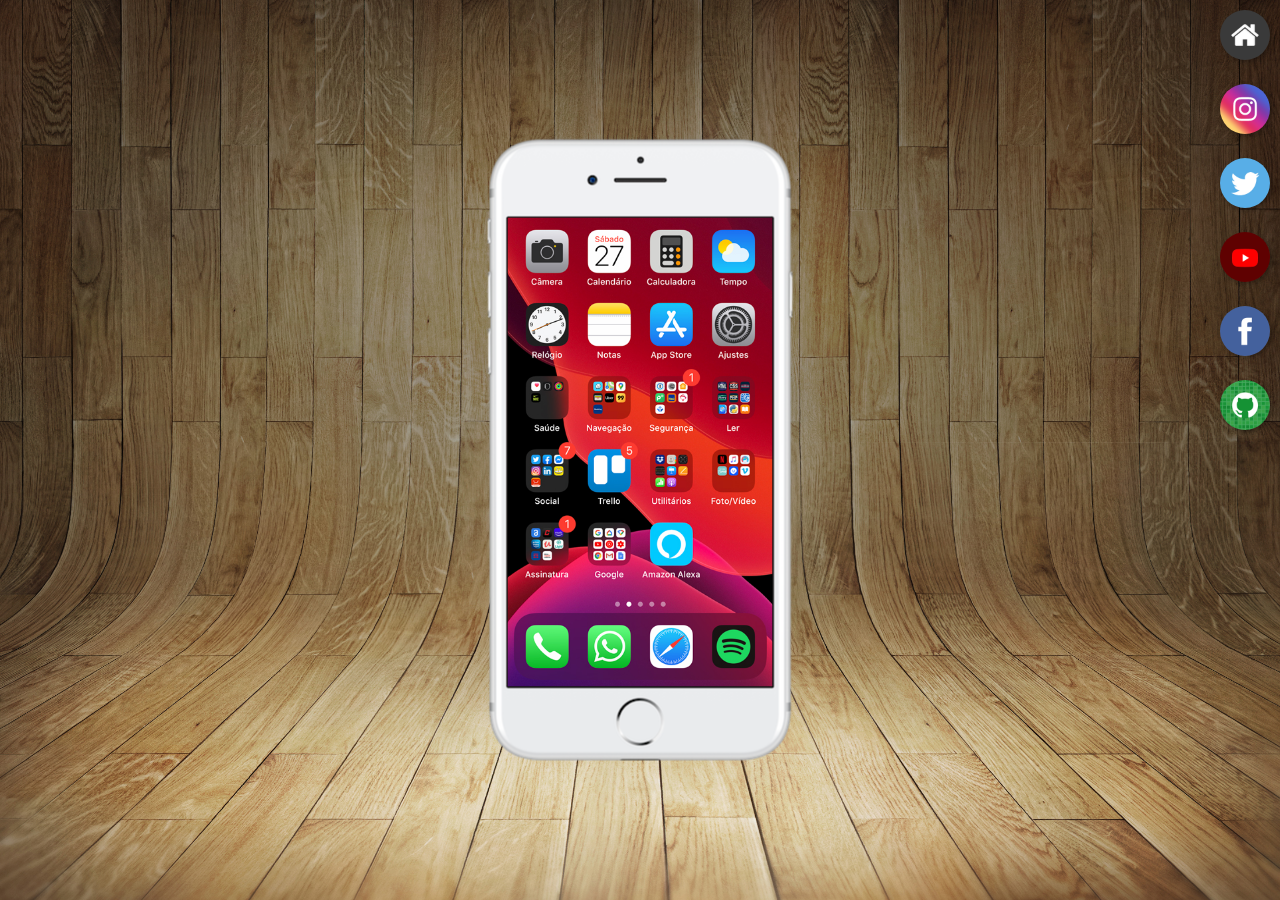
<file: index.html>
<!DOCTYPE html>
<html lang="pt-br">
<head>
    <meta charset="UTF-8">
    <meta http-equiv="X-UA-Compatible" content="IE=edge">
    <meta name="viewport" content="width=device-width, initial-scale=1.0">
    <link rel="shortcut icon" href="favicon.ico" type="image/x-icon">
    <link rel="stylesheet" href="estilos/style.css">
    <title>Projeto Redes Sociais</title>
</head>
<body>
    <main>
        <section id="telefone">
            <iframe src="home.html" name="tela" id="tela" frameborder="0">Seu navegador não é compatível com isso.</iframe>
        </section>
        <section id="redes-sociais">
            <a href="home.html" target="tela"><img src="imagens/logo-home.jpg" alt="Home"></a><br>
            <a href="instagram.html" target="tela"><img src="imagens/logo-instagram.jpg" alt="Instagram"></a><br>
            <a href="twitter.html" target="tela"><img src="imagens/logo-twitter.jpg" alt="Twitter"></a><br>
            <a href="youtube.html" target="tela"><img src="imagens/logo-youtube.jpg" alt="Youtube"></a><br>
            <a href="facebook.html" target="tela"><img src="imagens/logo-facebook.jpg" alt="Facebook"></a><br>
            <a href="github.html" target="tela"><img src="imagens/logo-github.jpg" alt="GitHub"></a>
        </section>
    </main>
</body>
</html>
</file>
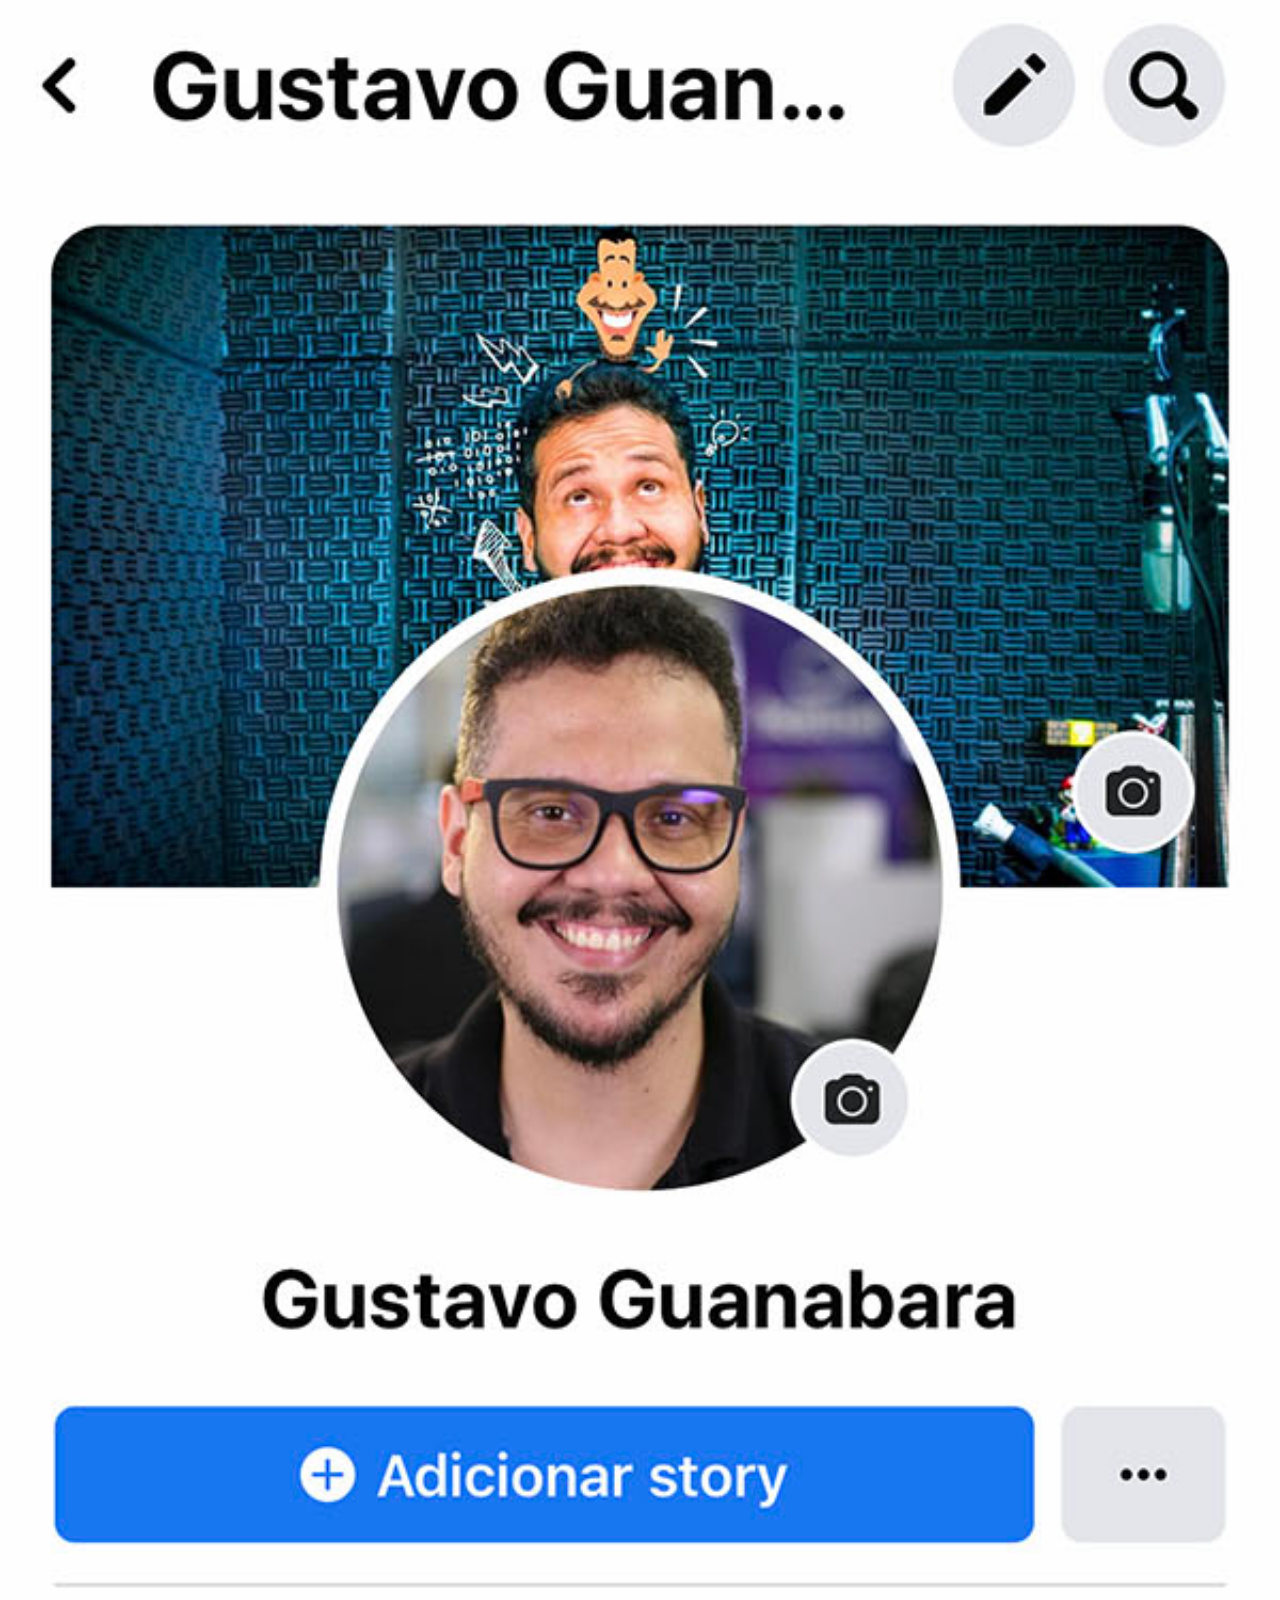
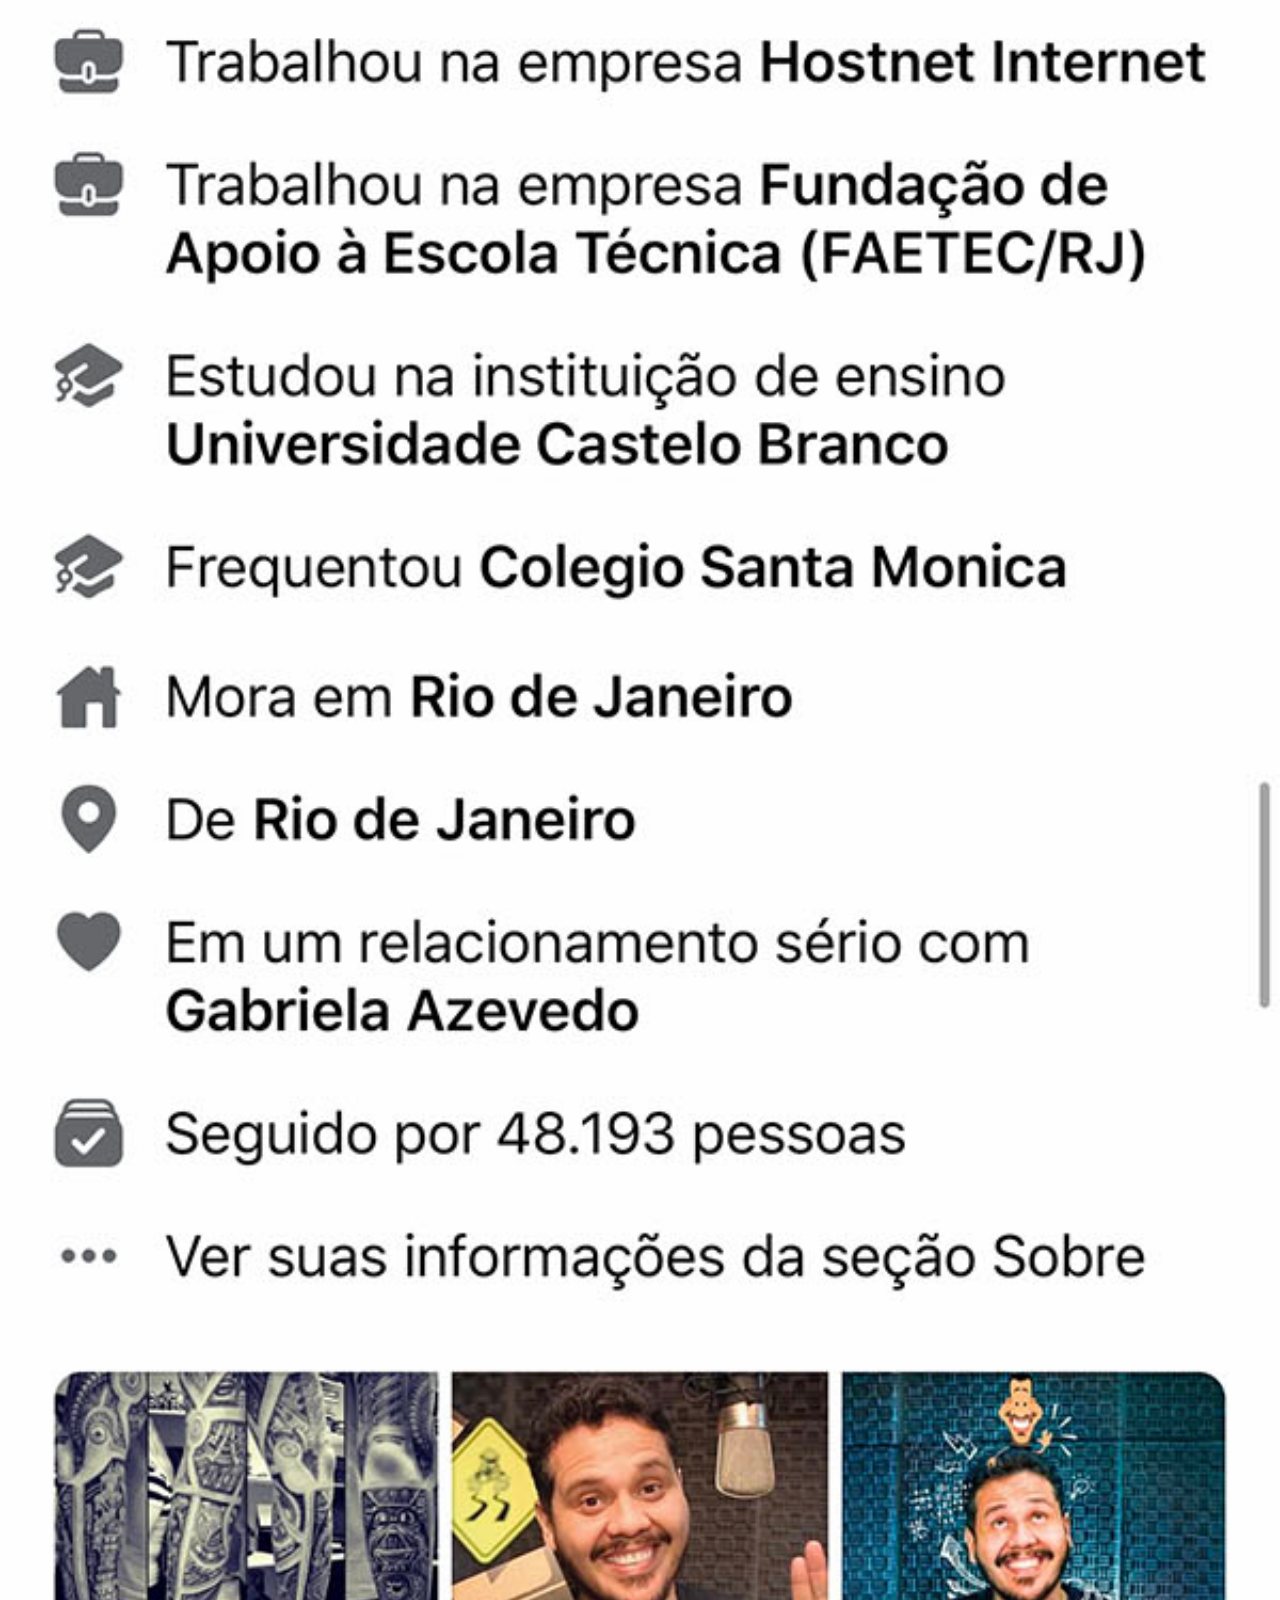
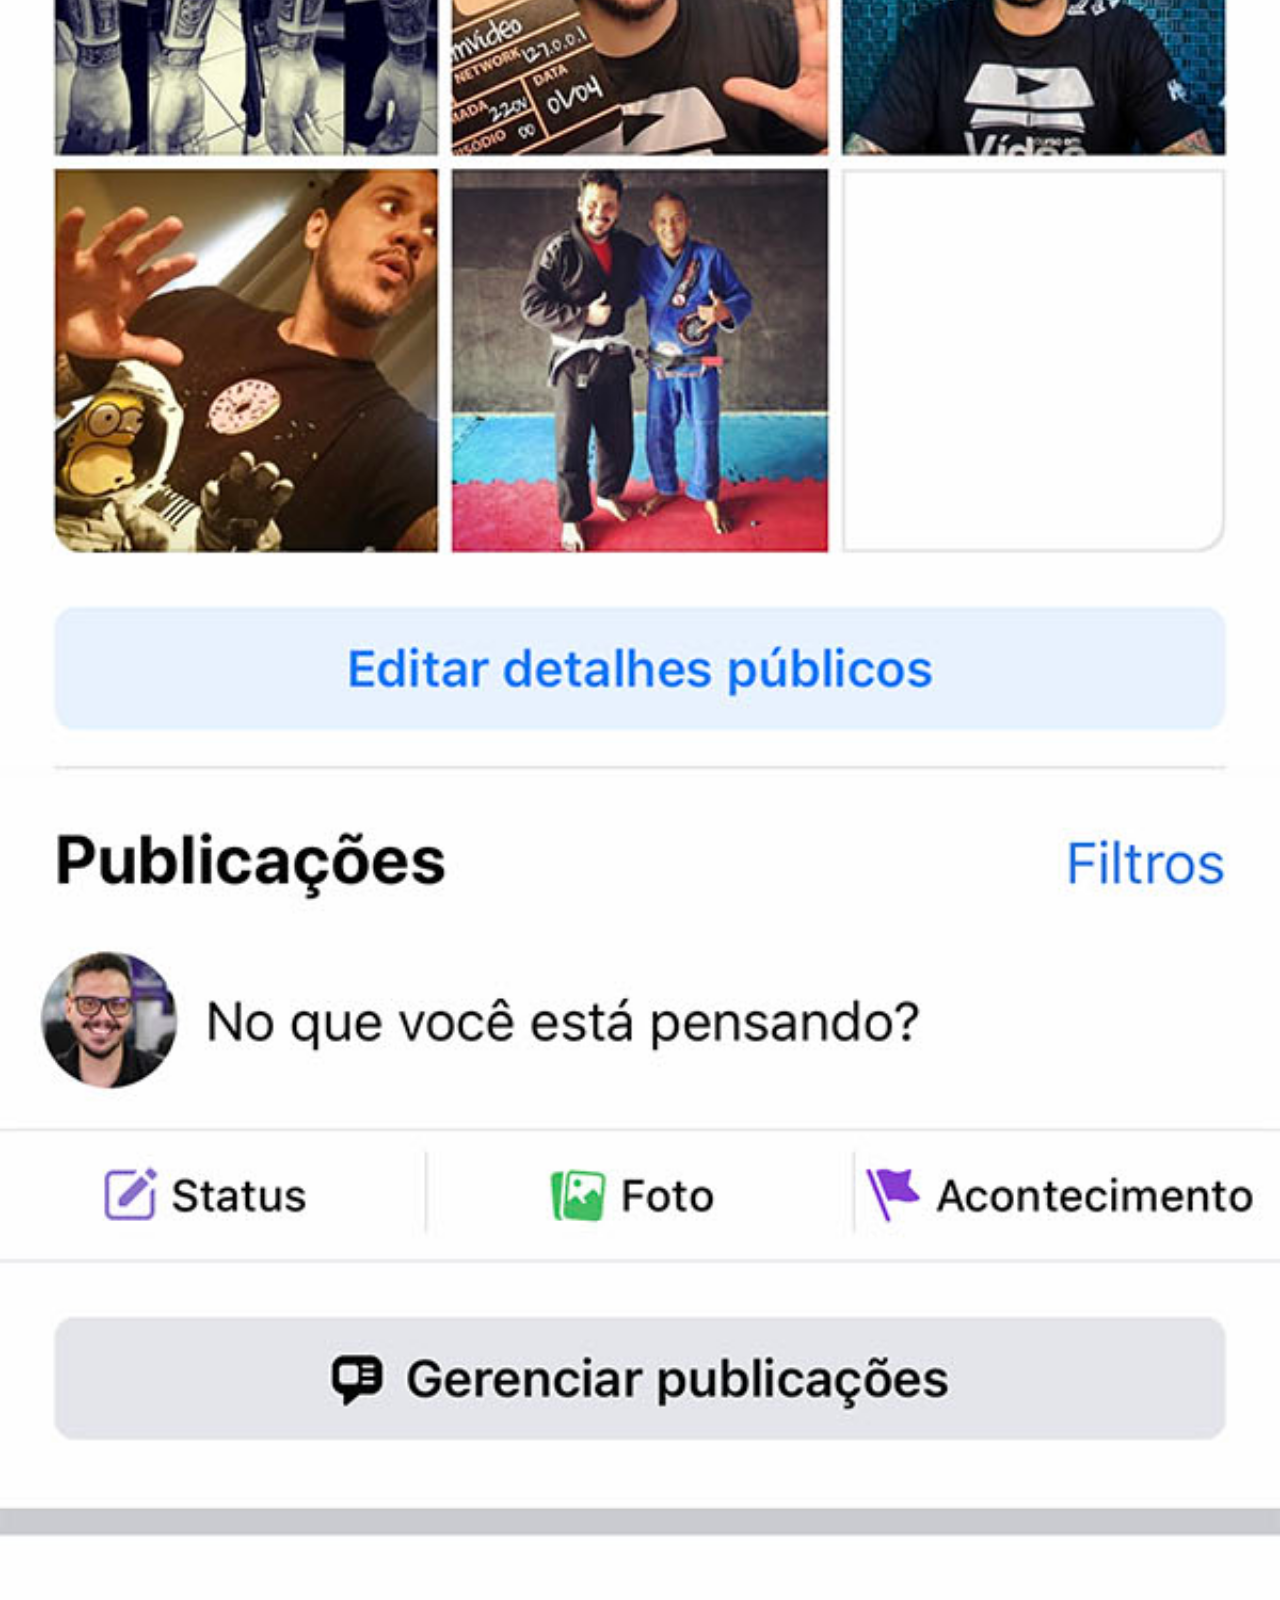
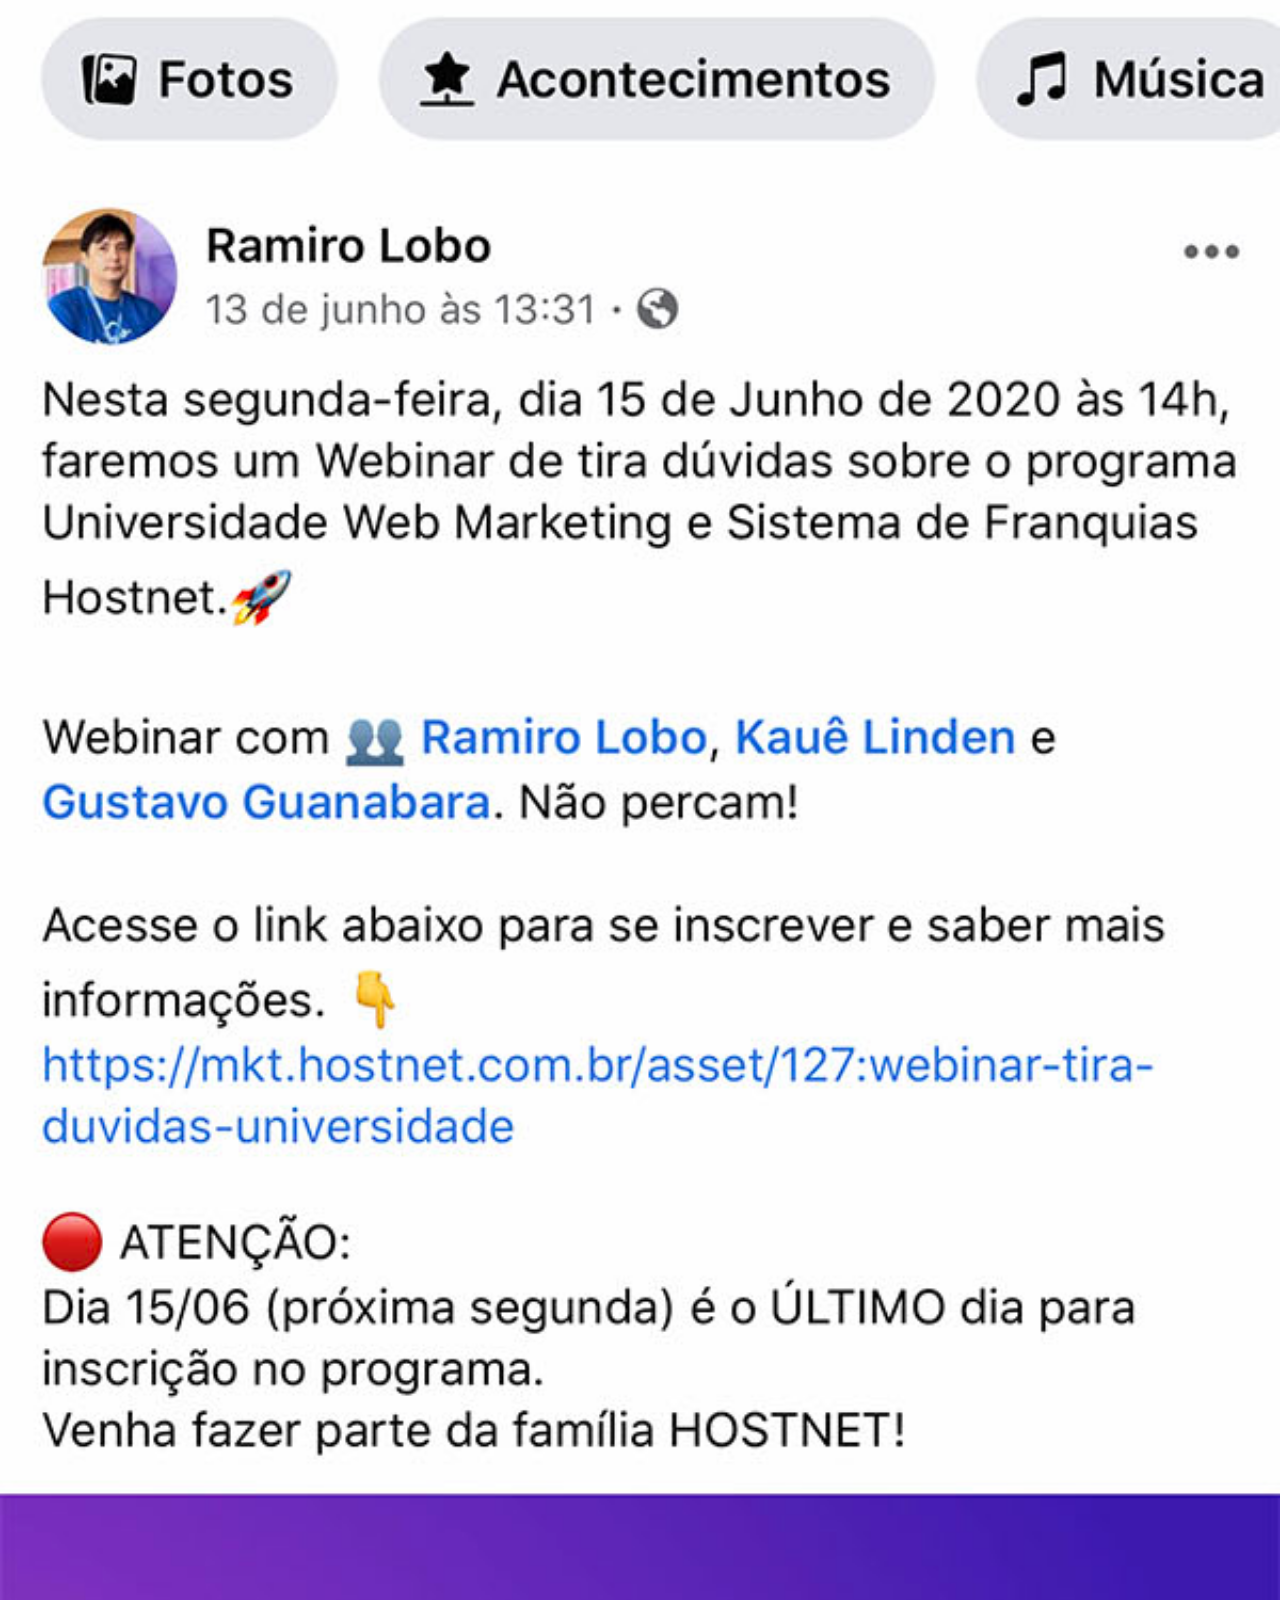
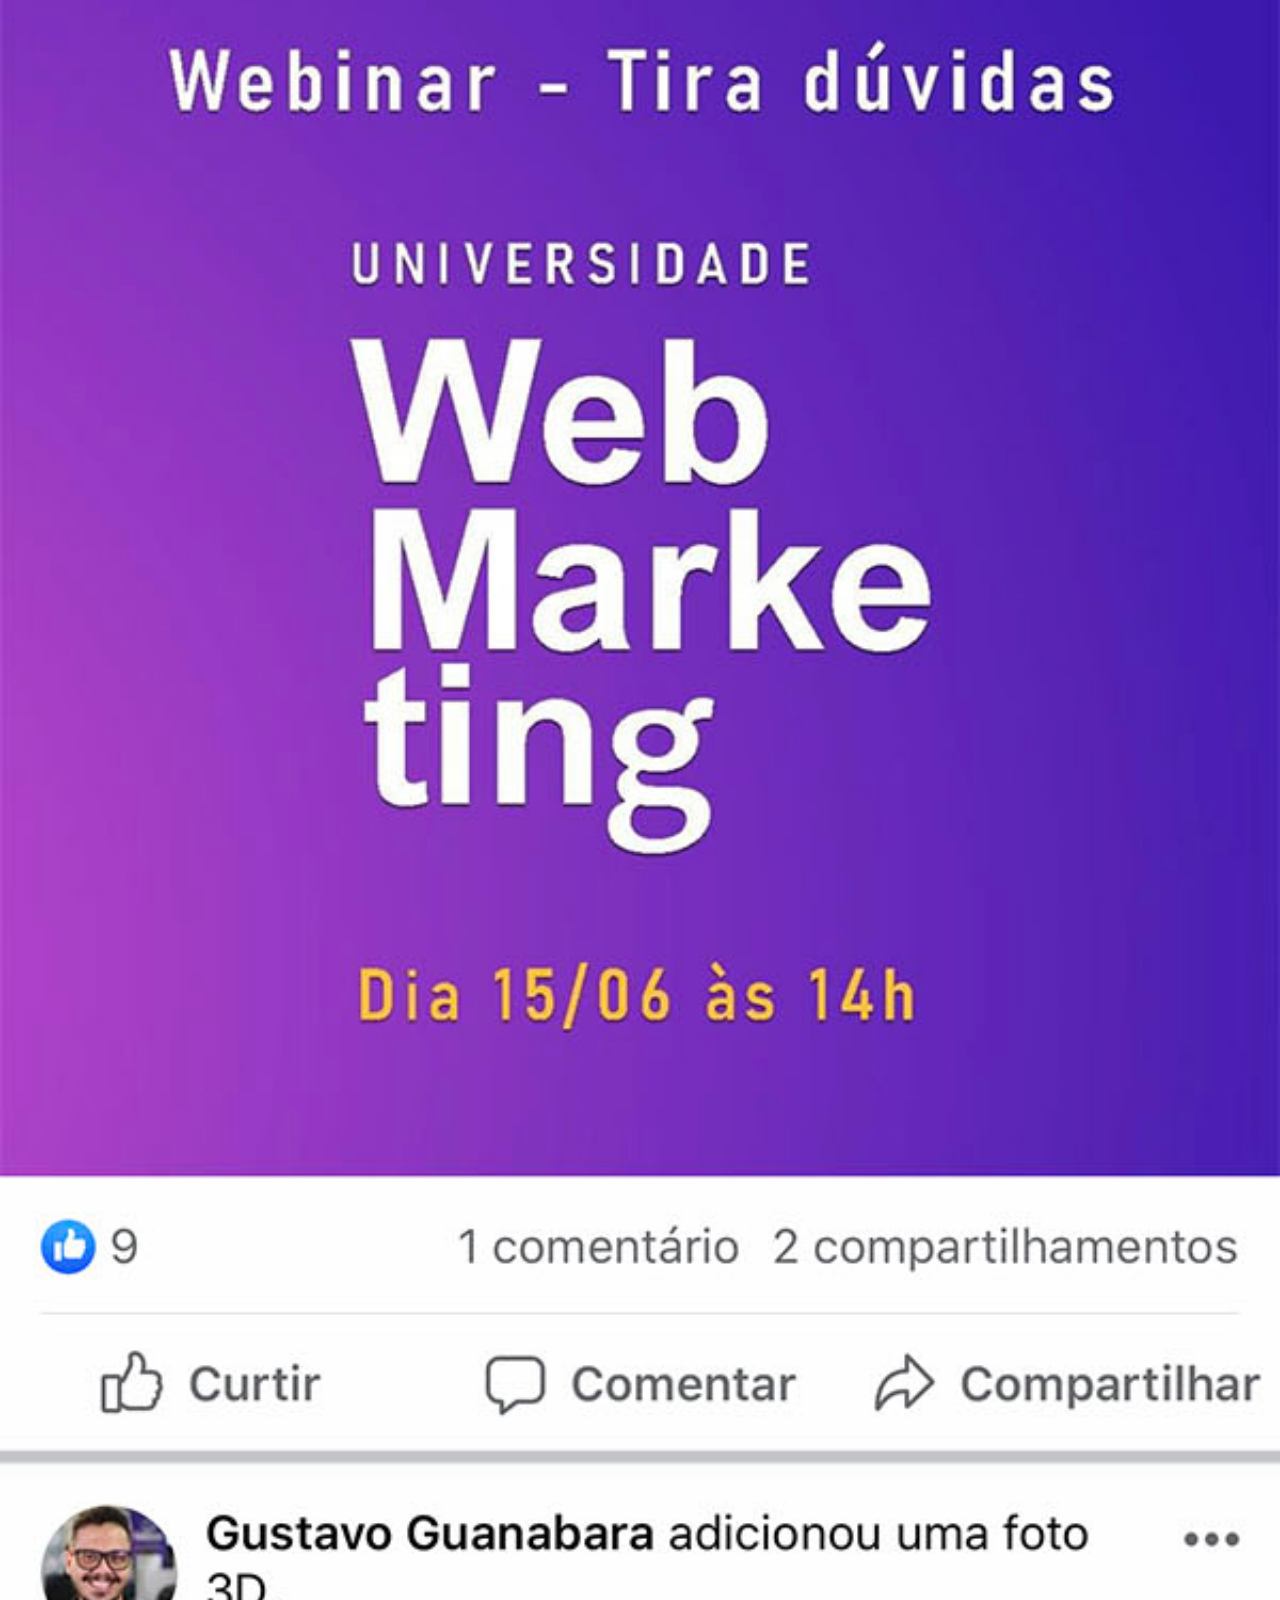
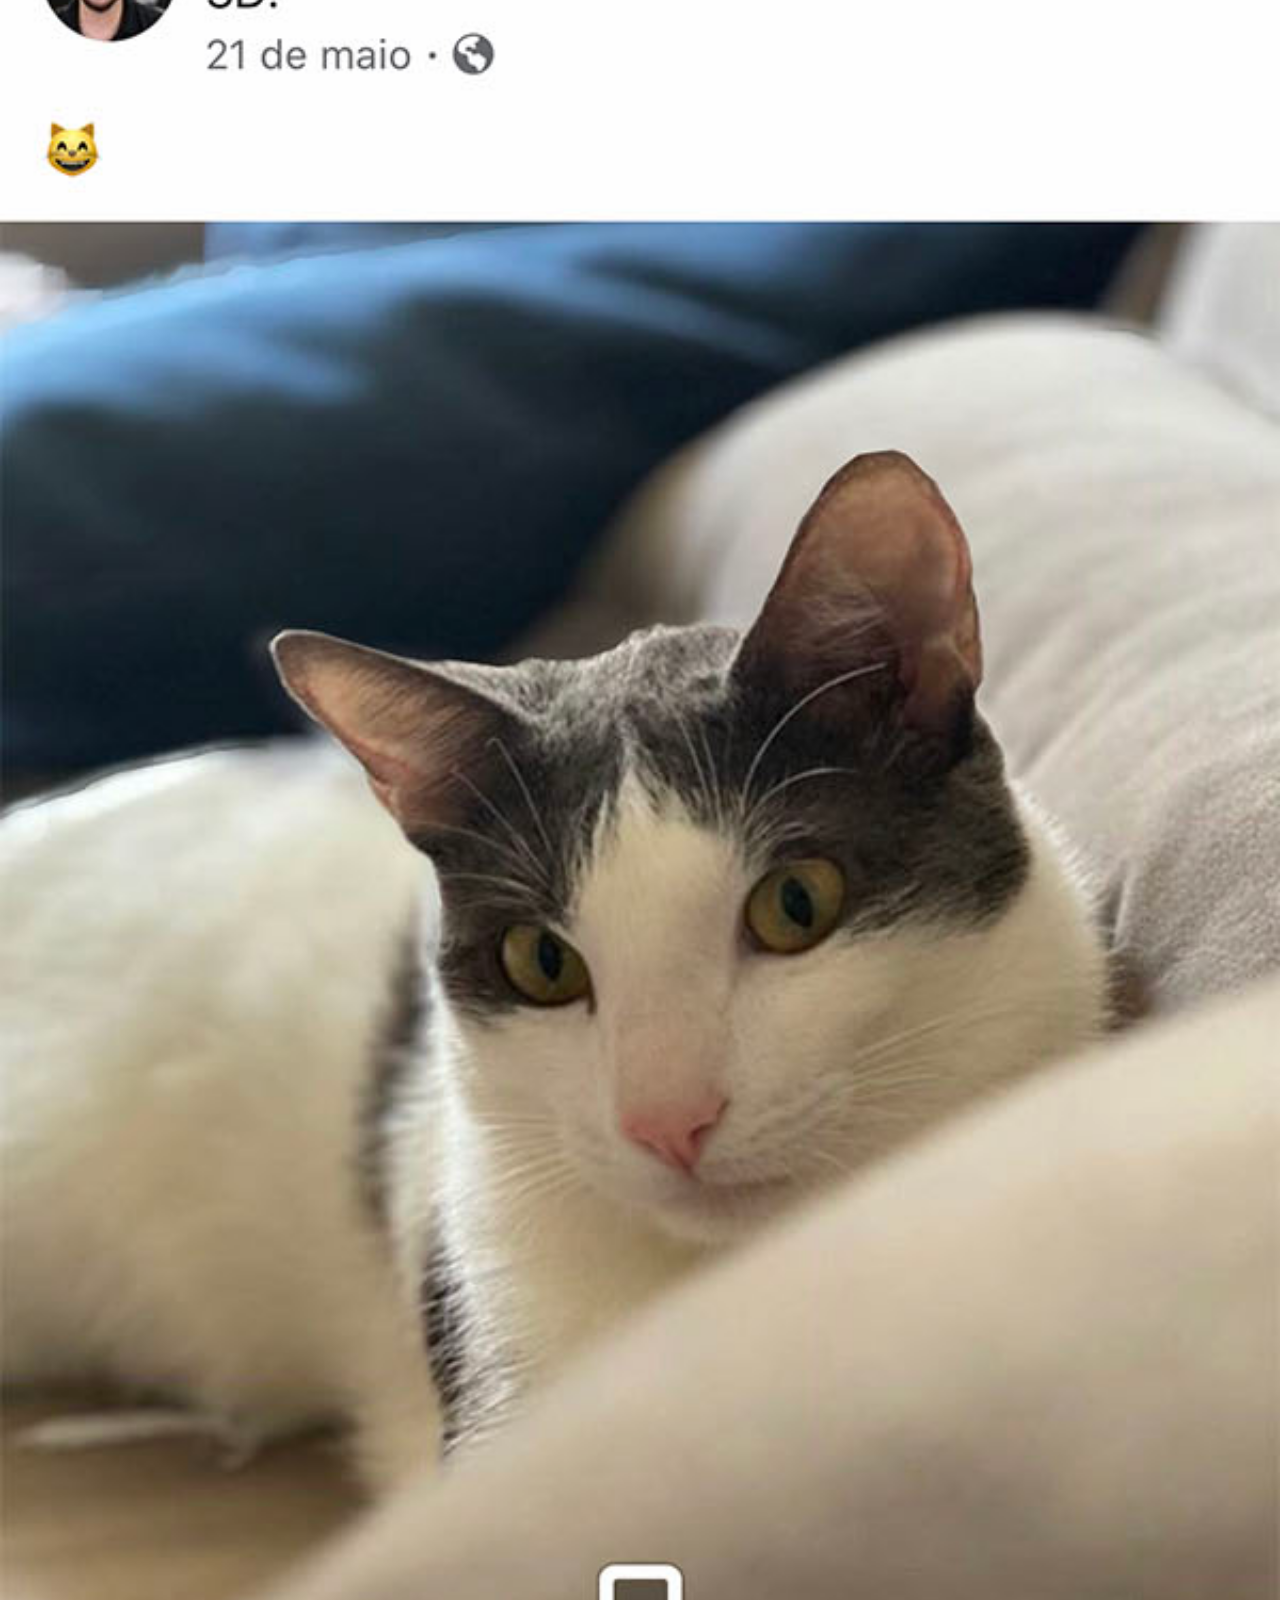
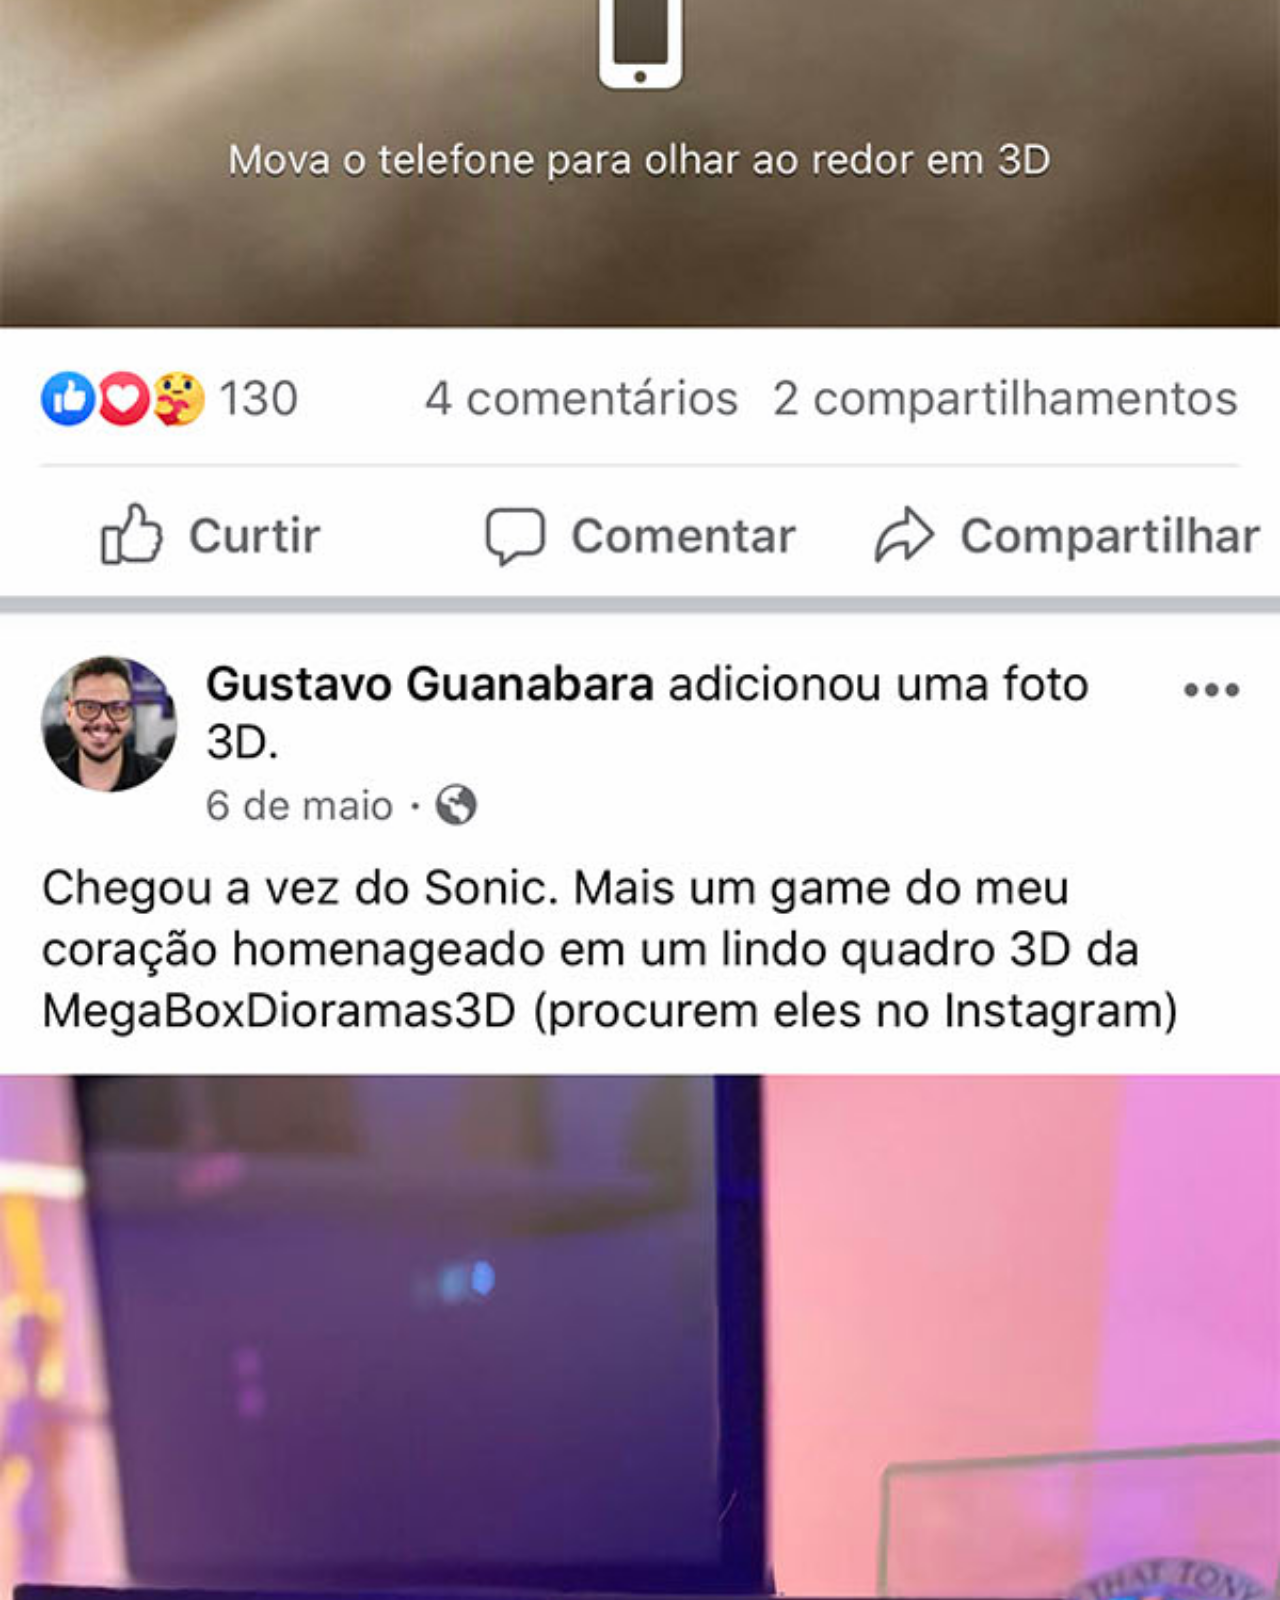
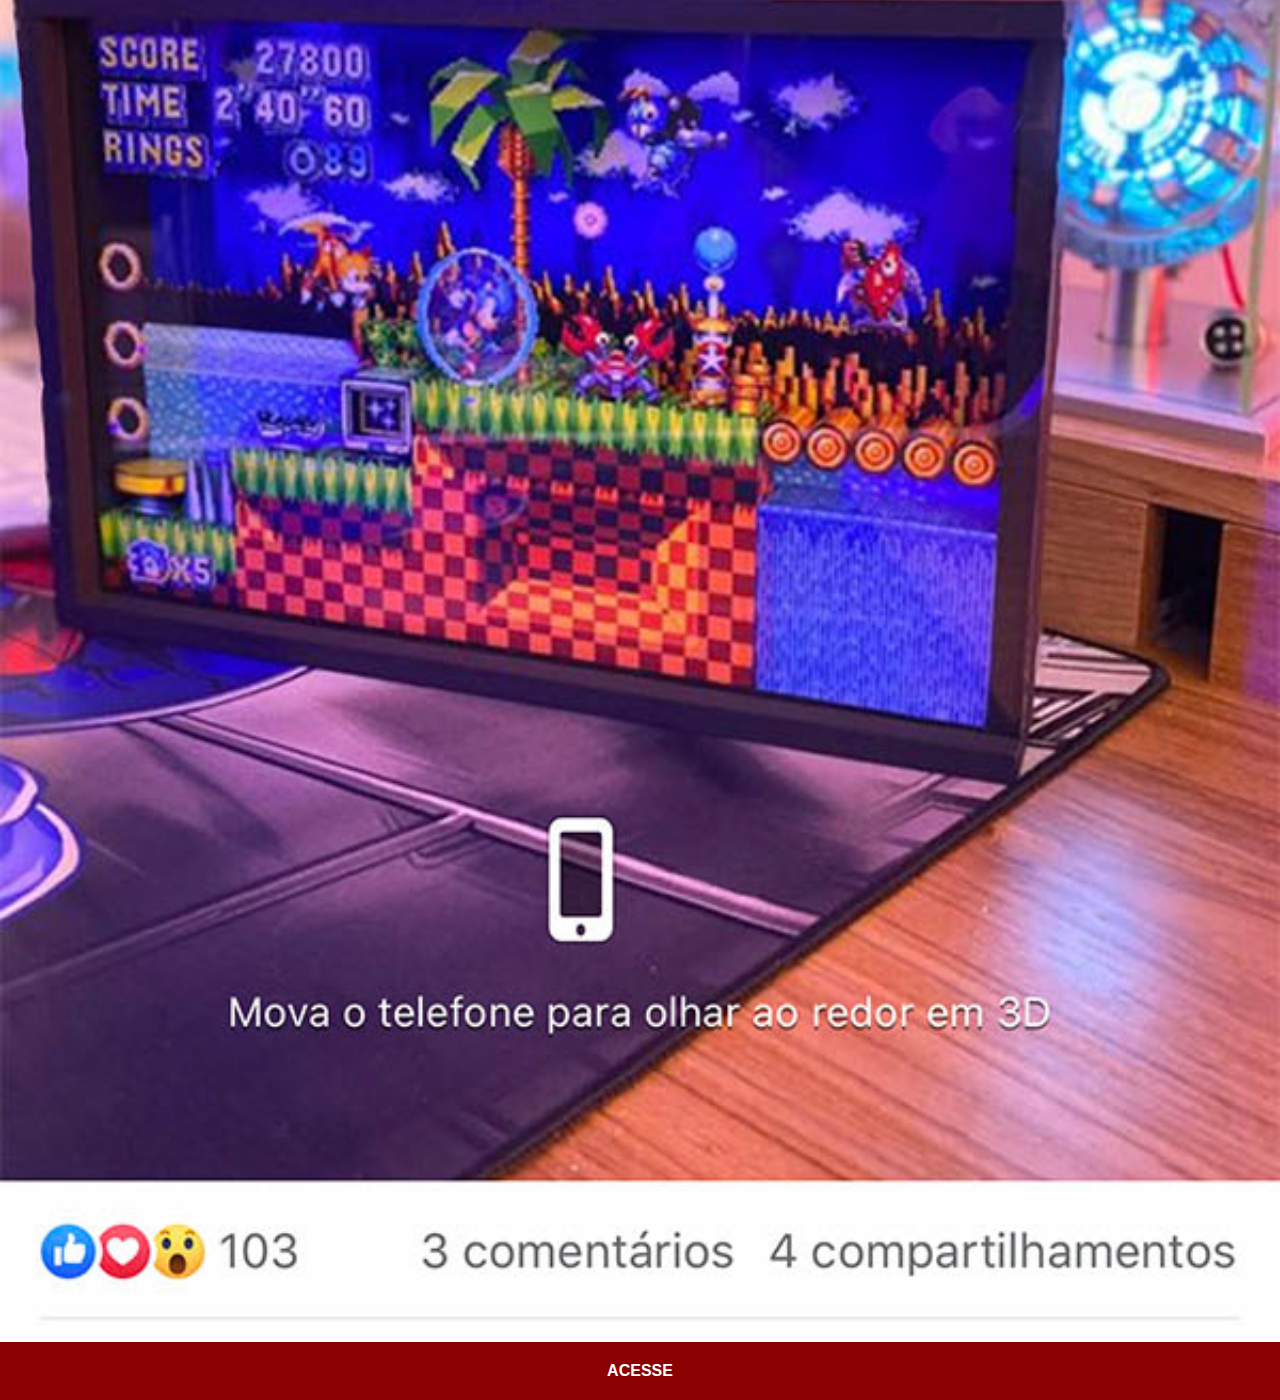
<file: facebook.html>
<!DOCTYPE html>
<html lang="pt-br">
<head>
    <meta charset="UTF-8">
    <meta http-equiv="X-UA-Compatible" content="IE=edge">
    <meta name="viewport" content="width=device-width, initial-scale=1.0">
    <title>Facebook</title>
    <link rel="stylesheet" href="estilos/social.css">
</head>
<body>
    <img src="imagens/tela-facebook.jpg" alt="tela facebook">
    <a href="#">ACESSE</a>
</body>
</html>
</file>
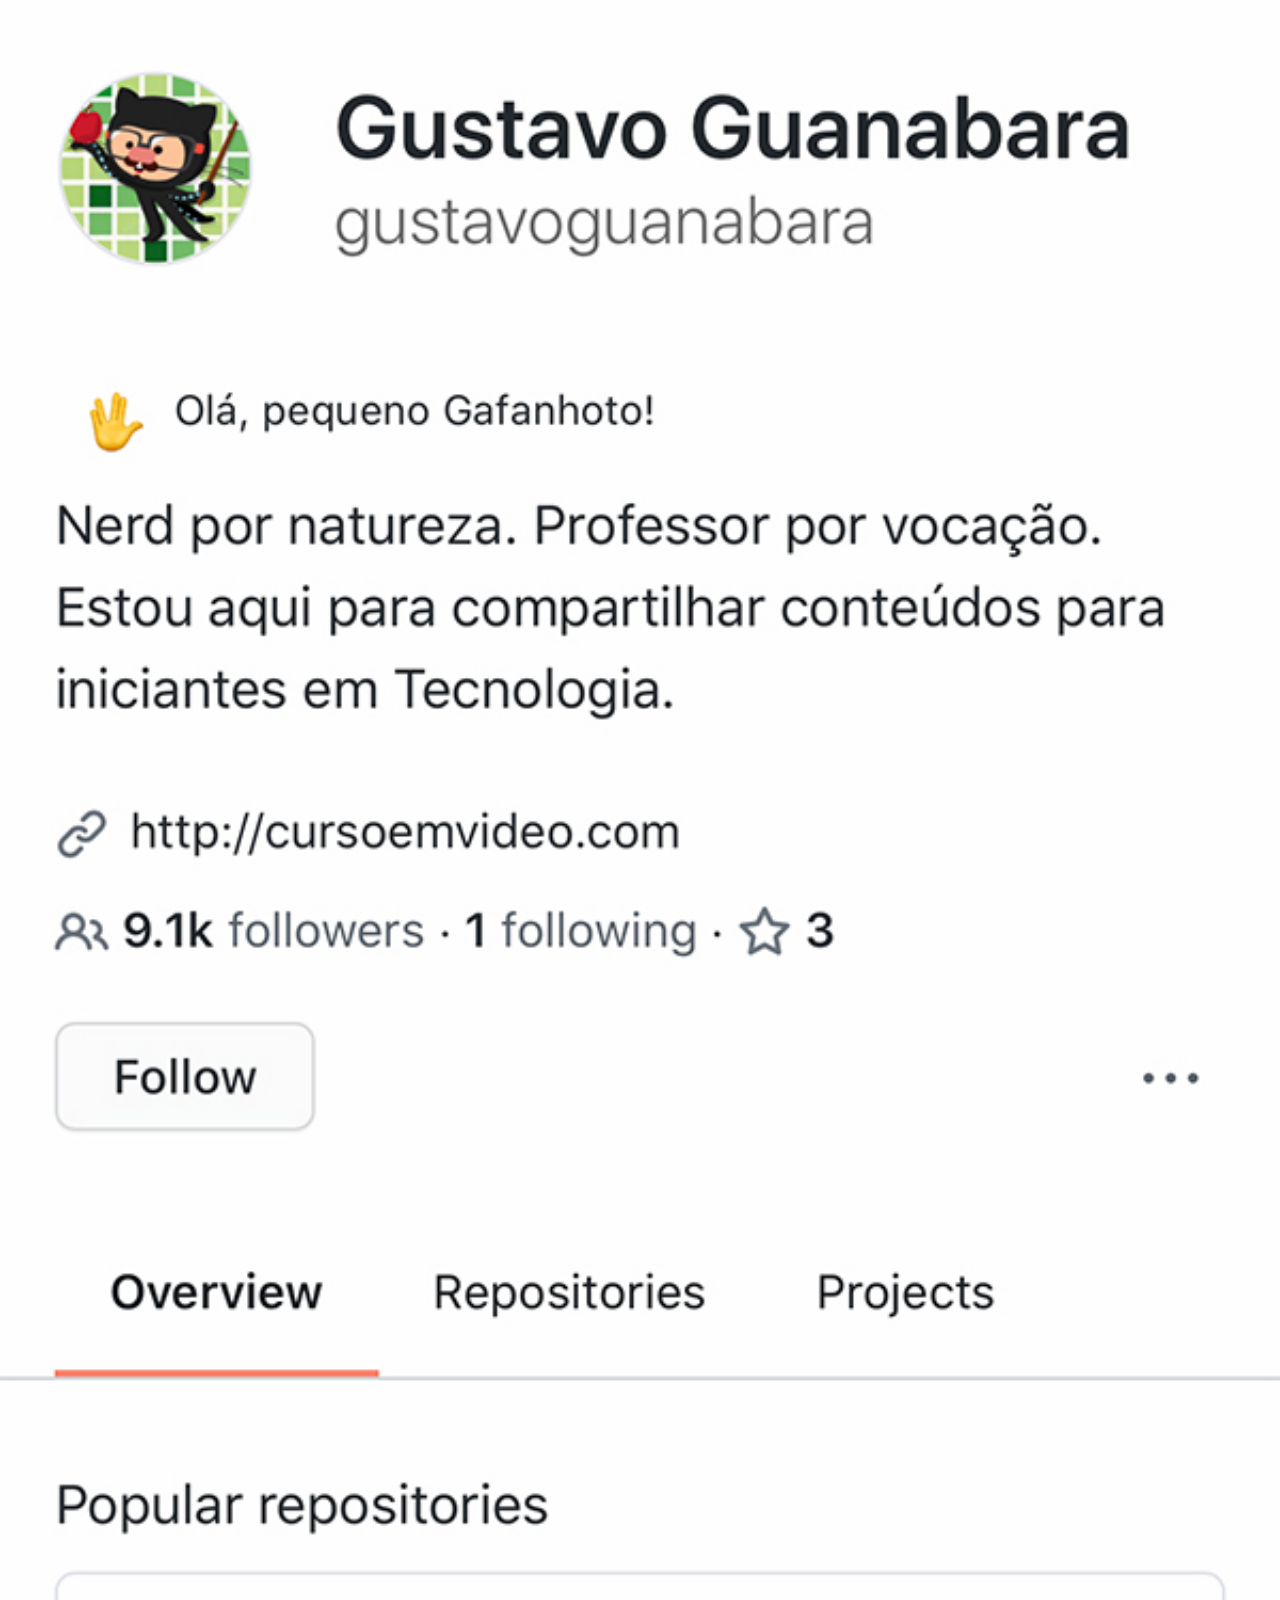
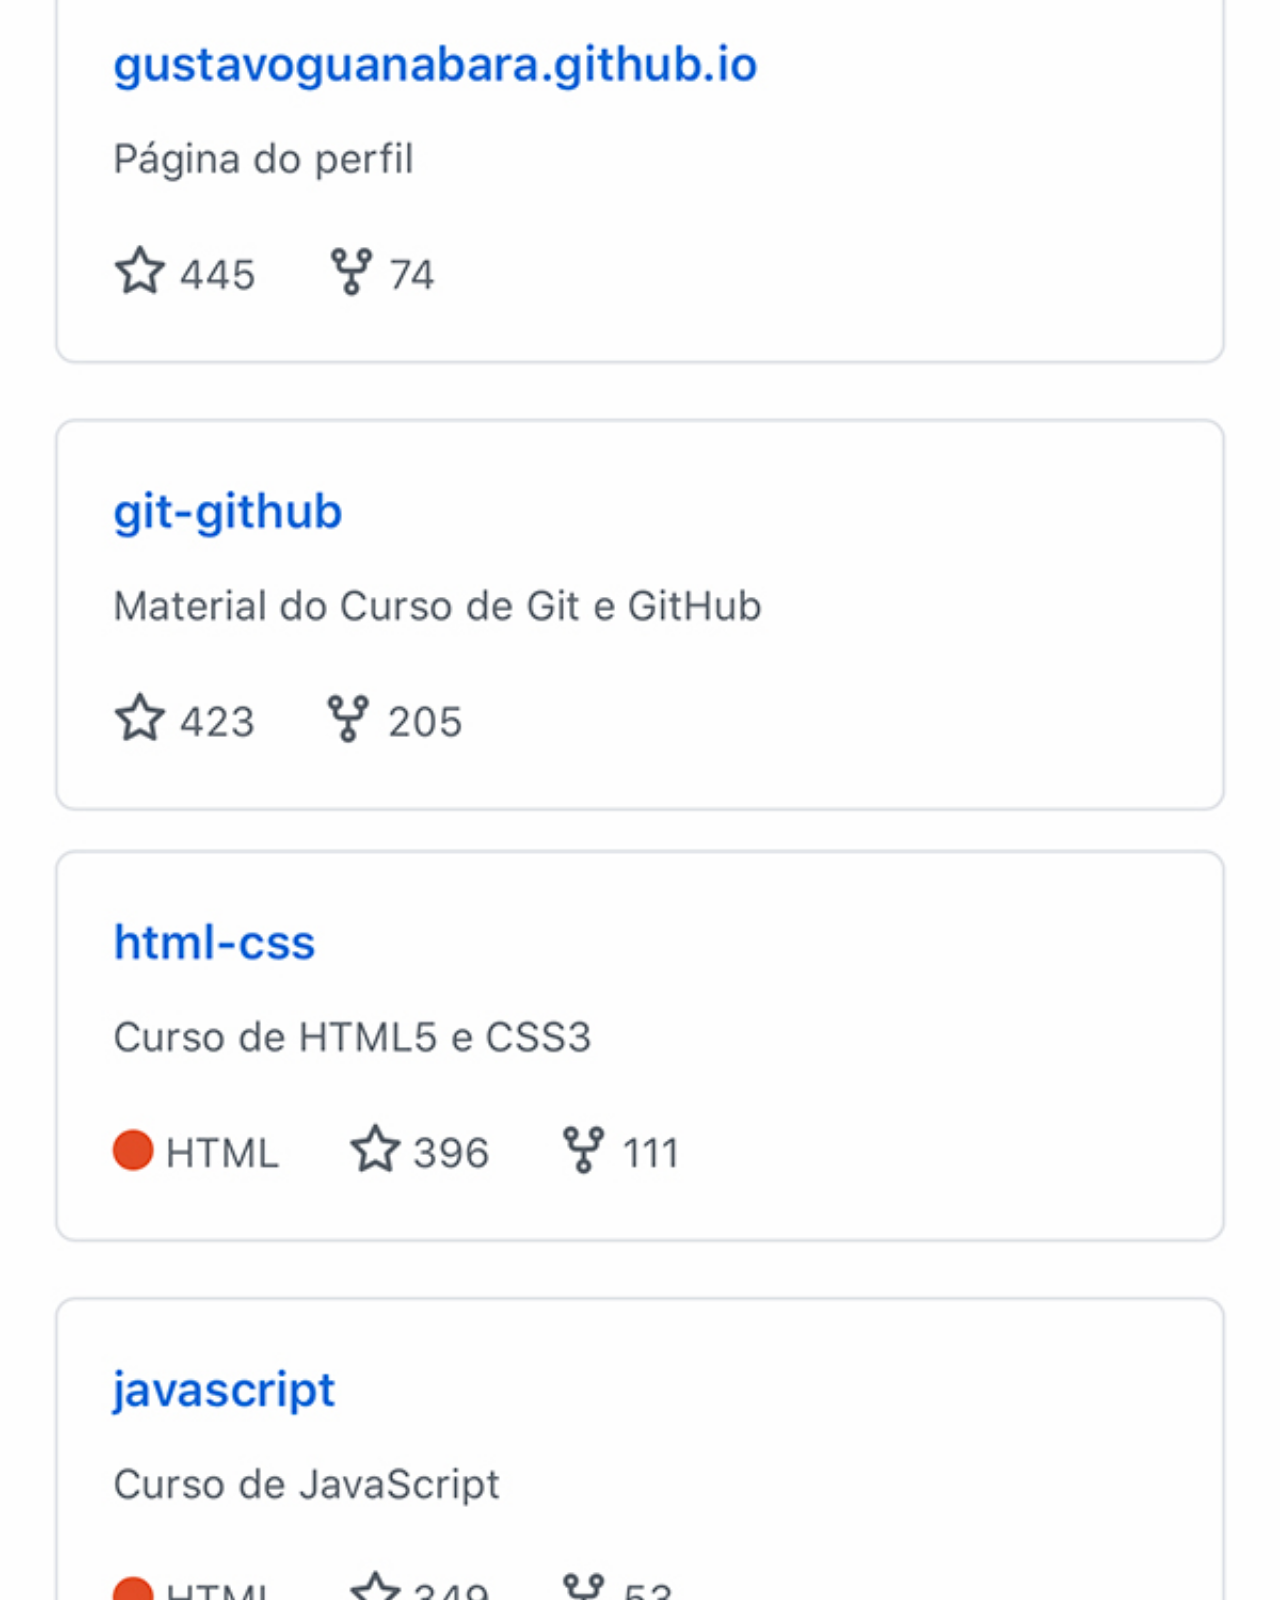
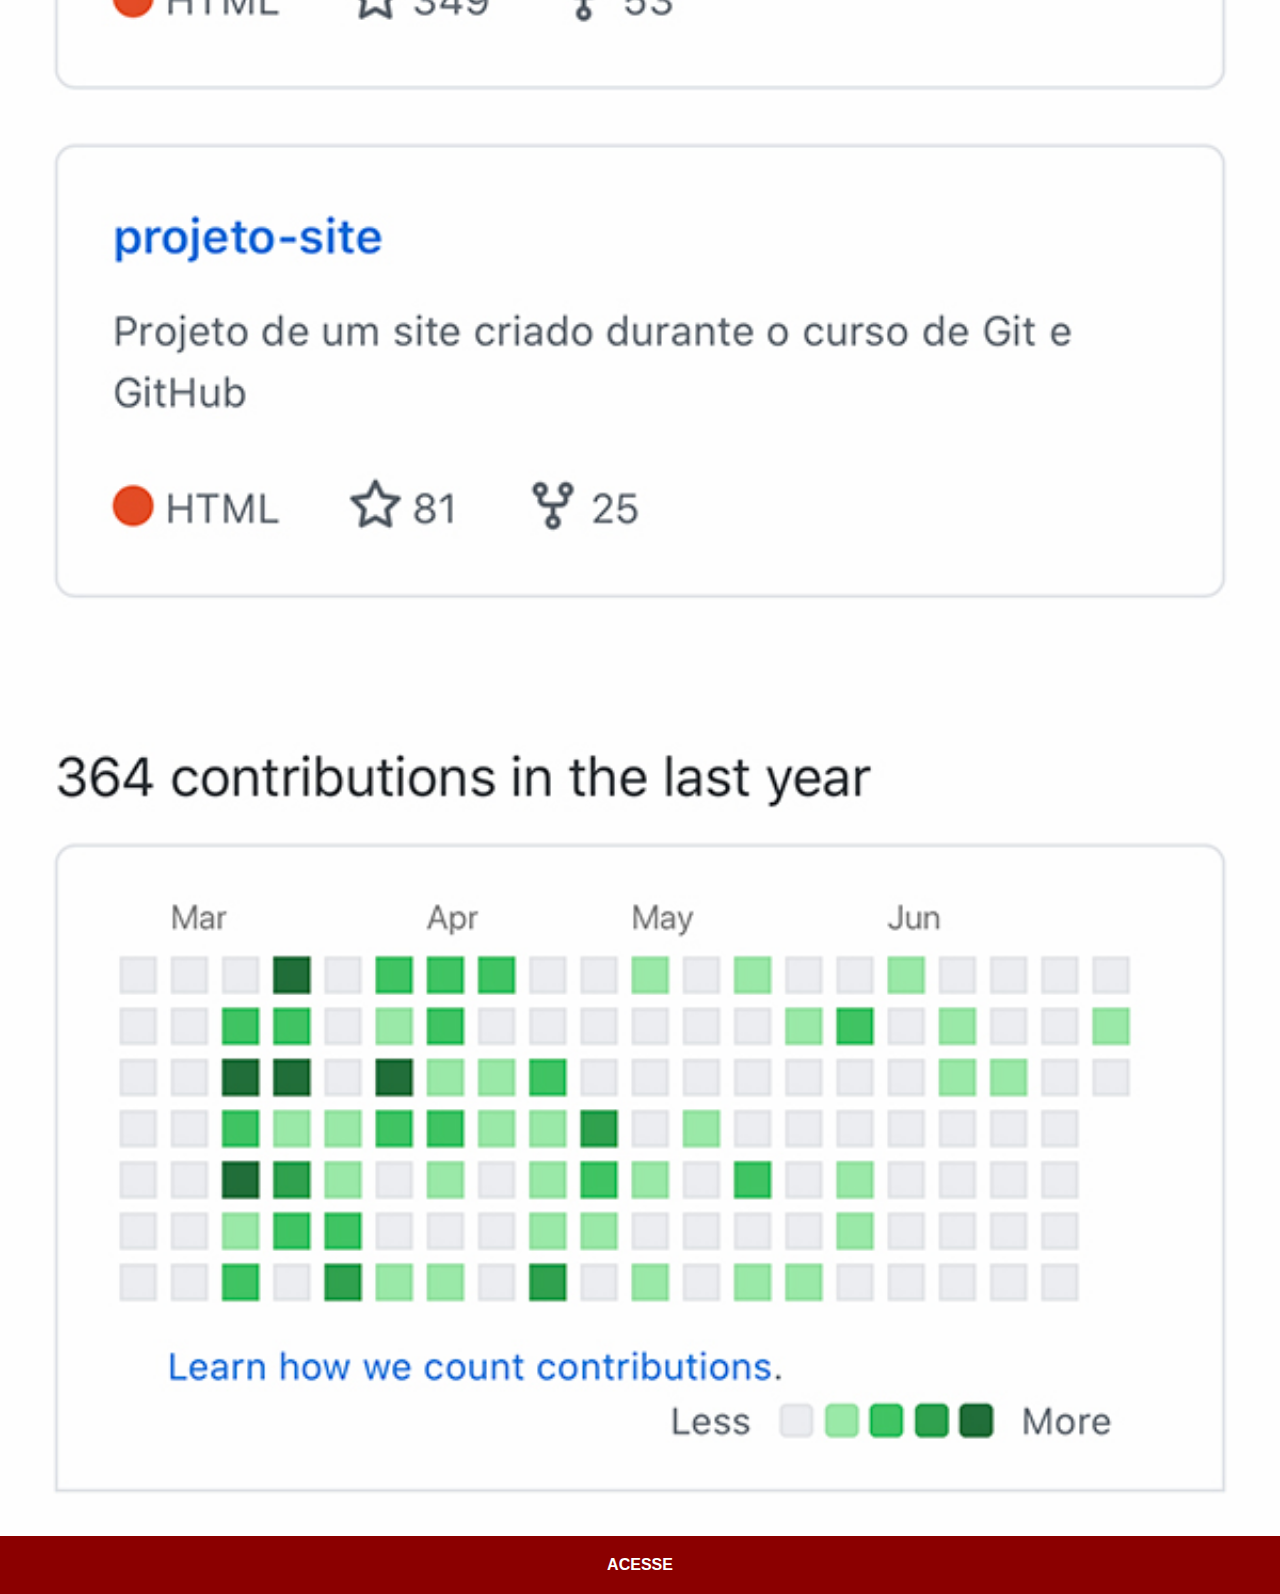
<file: github.html>
<!DOCTYPE html>
<html lang="pt-br">
<head>
    <meta charset="UTF-8">
    <meta http-equiv="X-UA-Compatible" content="IE=edge">
    <meta name="viewport" content="width=device-width, initial-scale=1.0">
    <title>GitHub</title>
    <link rel="stylesheet" href="estilos/social.css">
</head>
<body>
    <img src="imagens/tela-github.jpg" alt="tela github">
    <a href="#">ACESSE</a>
</body>
</html>
</file>
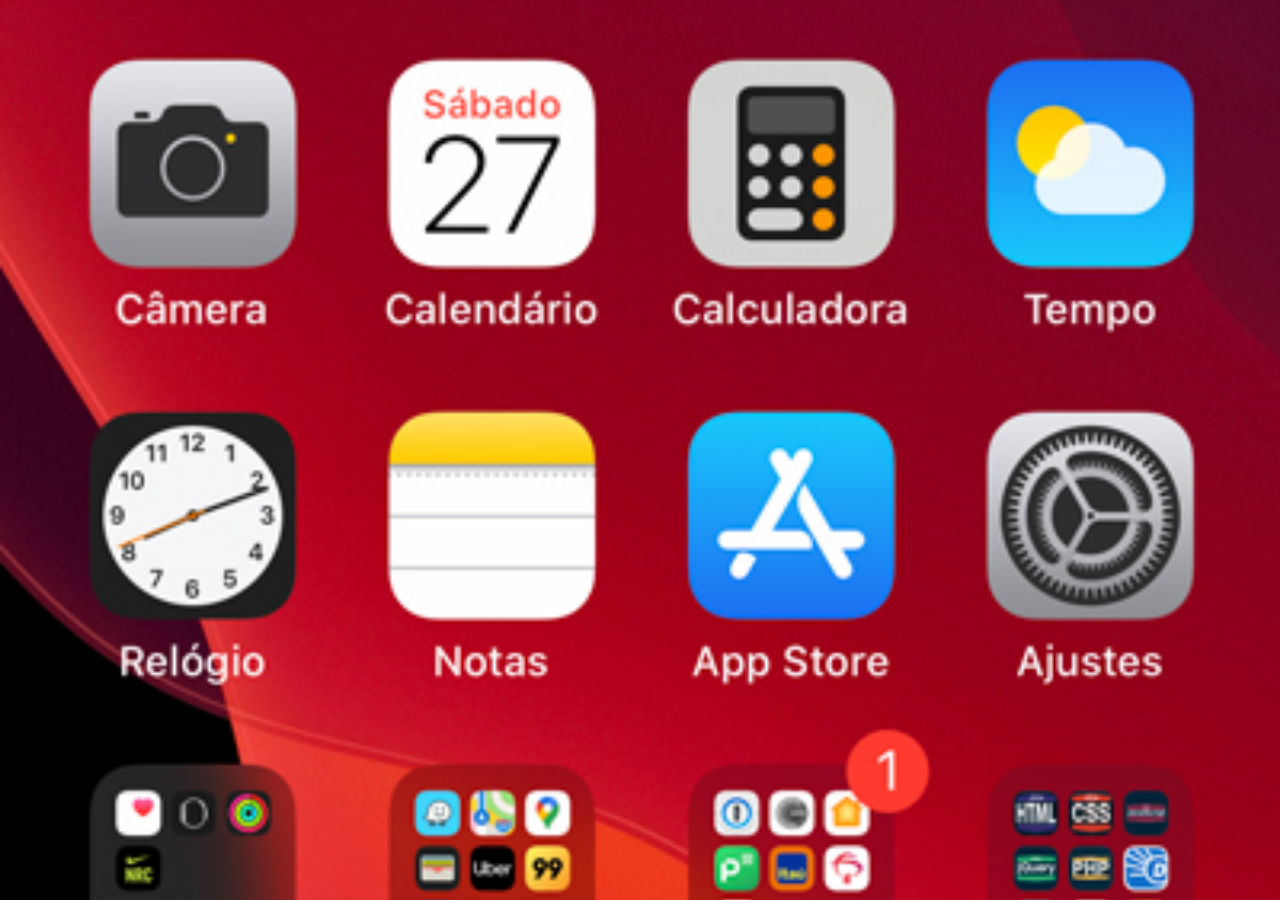
<file: home.html>
<!DOCTYPE html>
<html lang="pt-br">
<head>
    <meta charset="UTF-8">
    <meta http-equiv="X-UA-Compatible" content="IE=edge">
    <meta name="viewport" content="width=device-width, initial-scale=1.0">
    <title>Home</title>
</head>

<style>
    * {
        margin: 0;
        padding: 0;
    }

    body {
        height: 100vh;
        width: 100vw;
        background: black url('imagens/tela-home.jpg') no-repeat top center;
        background-size: cover;
    }
</style>
<body>
    
</body>
</html>
</file>
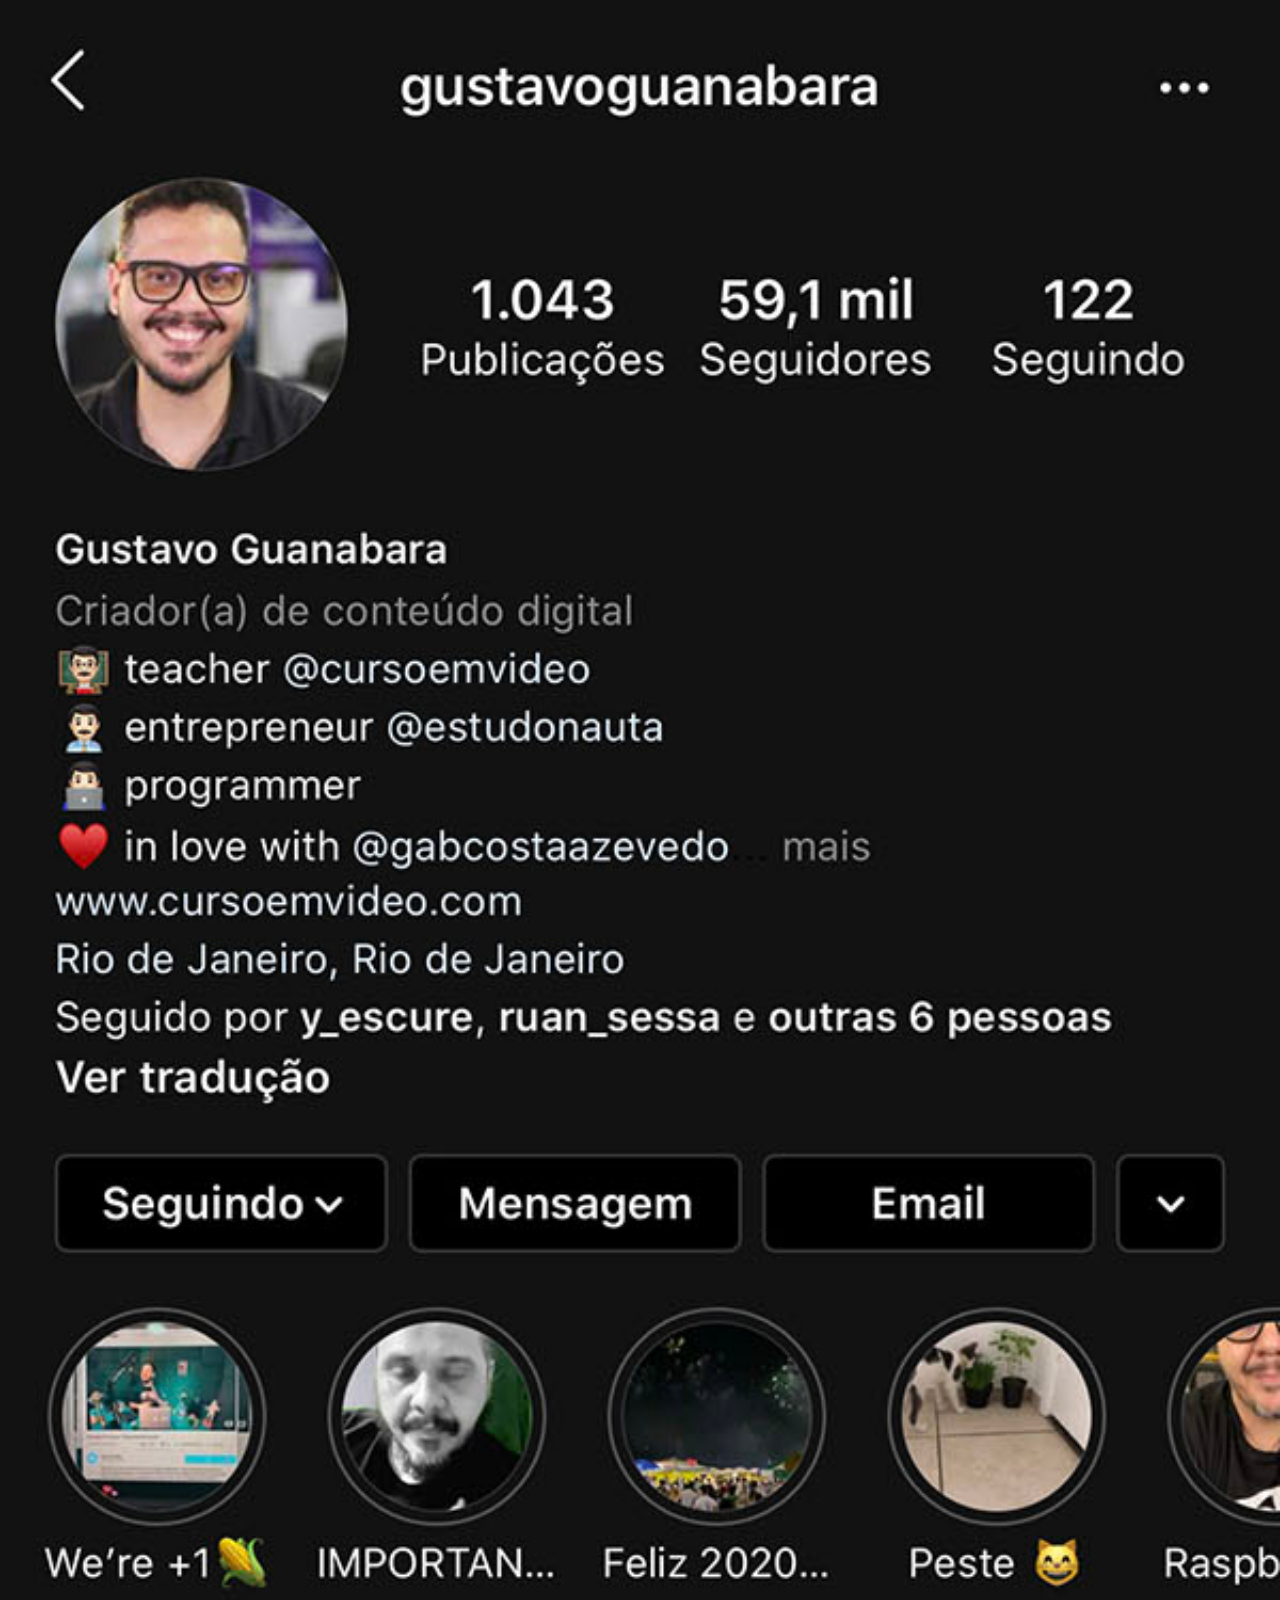
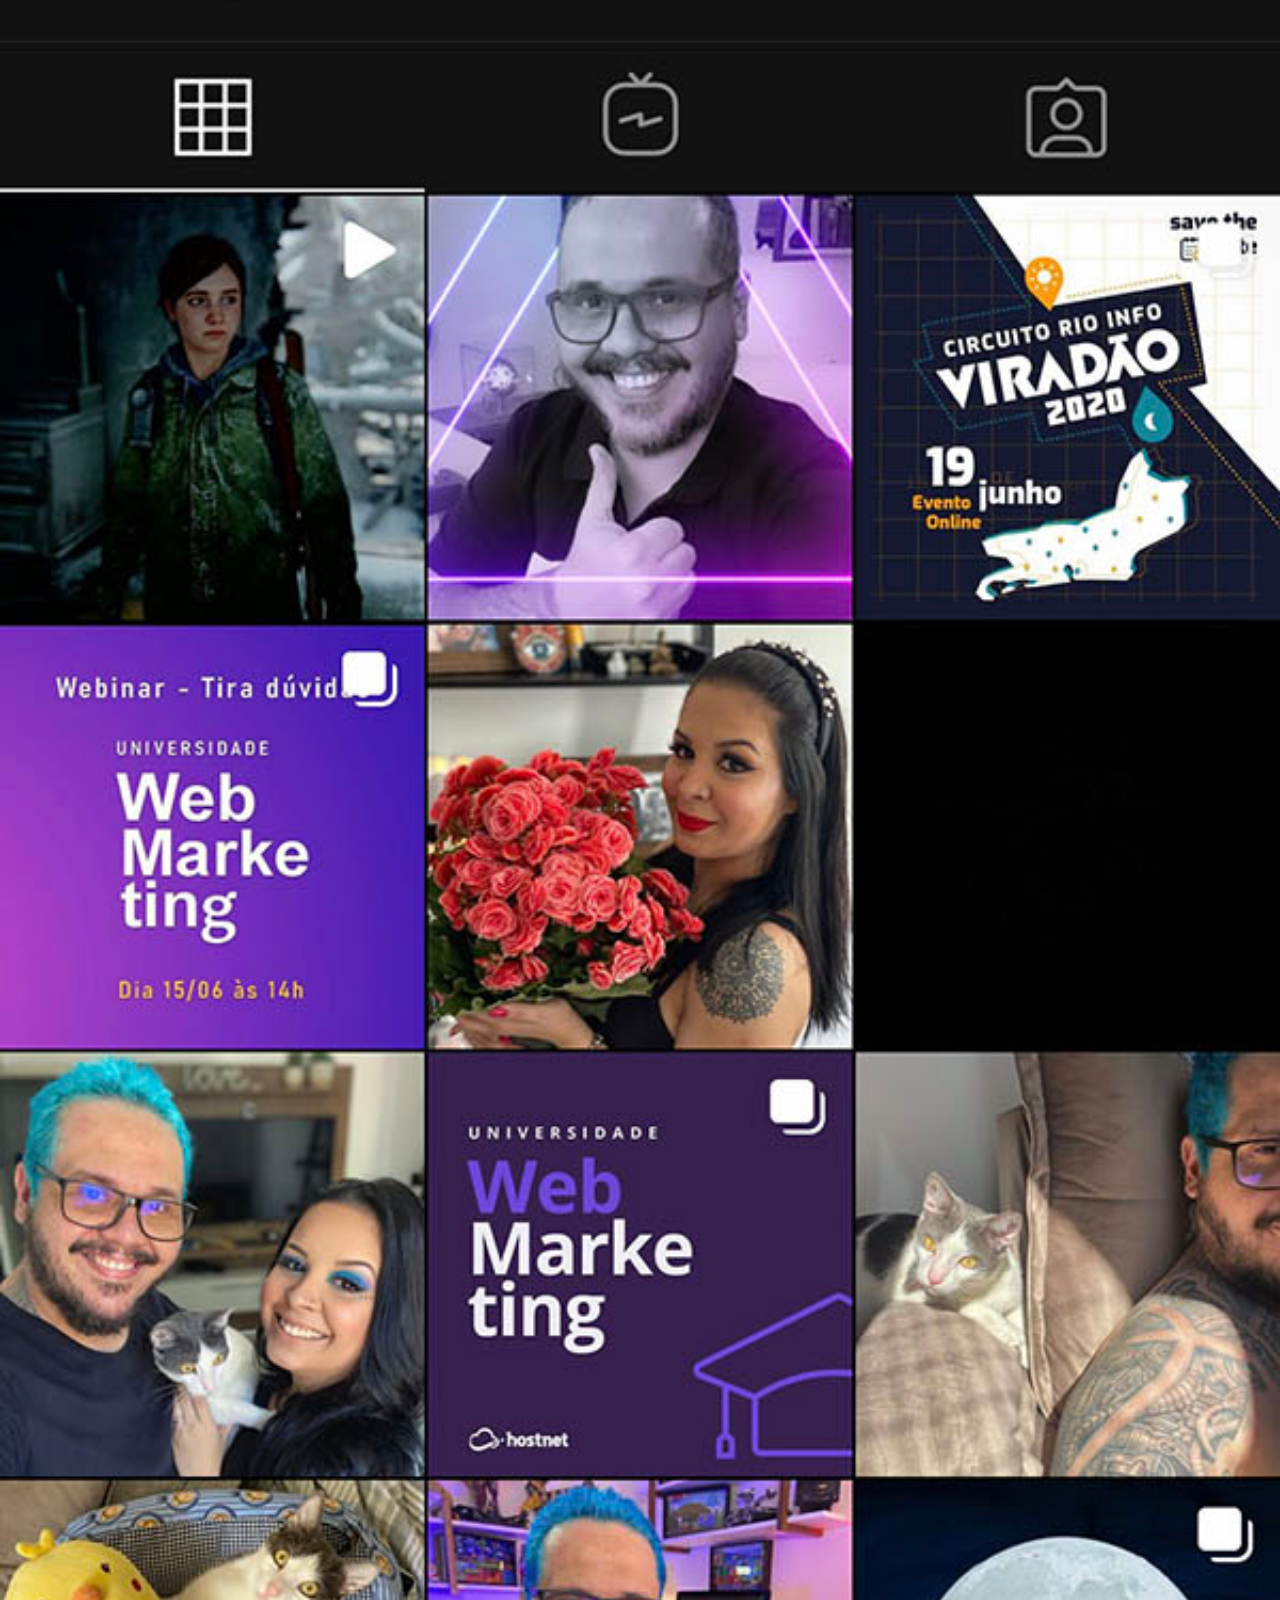
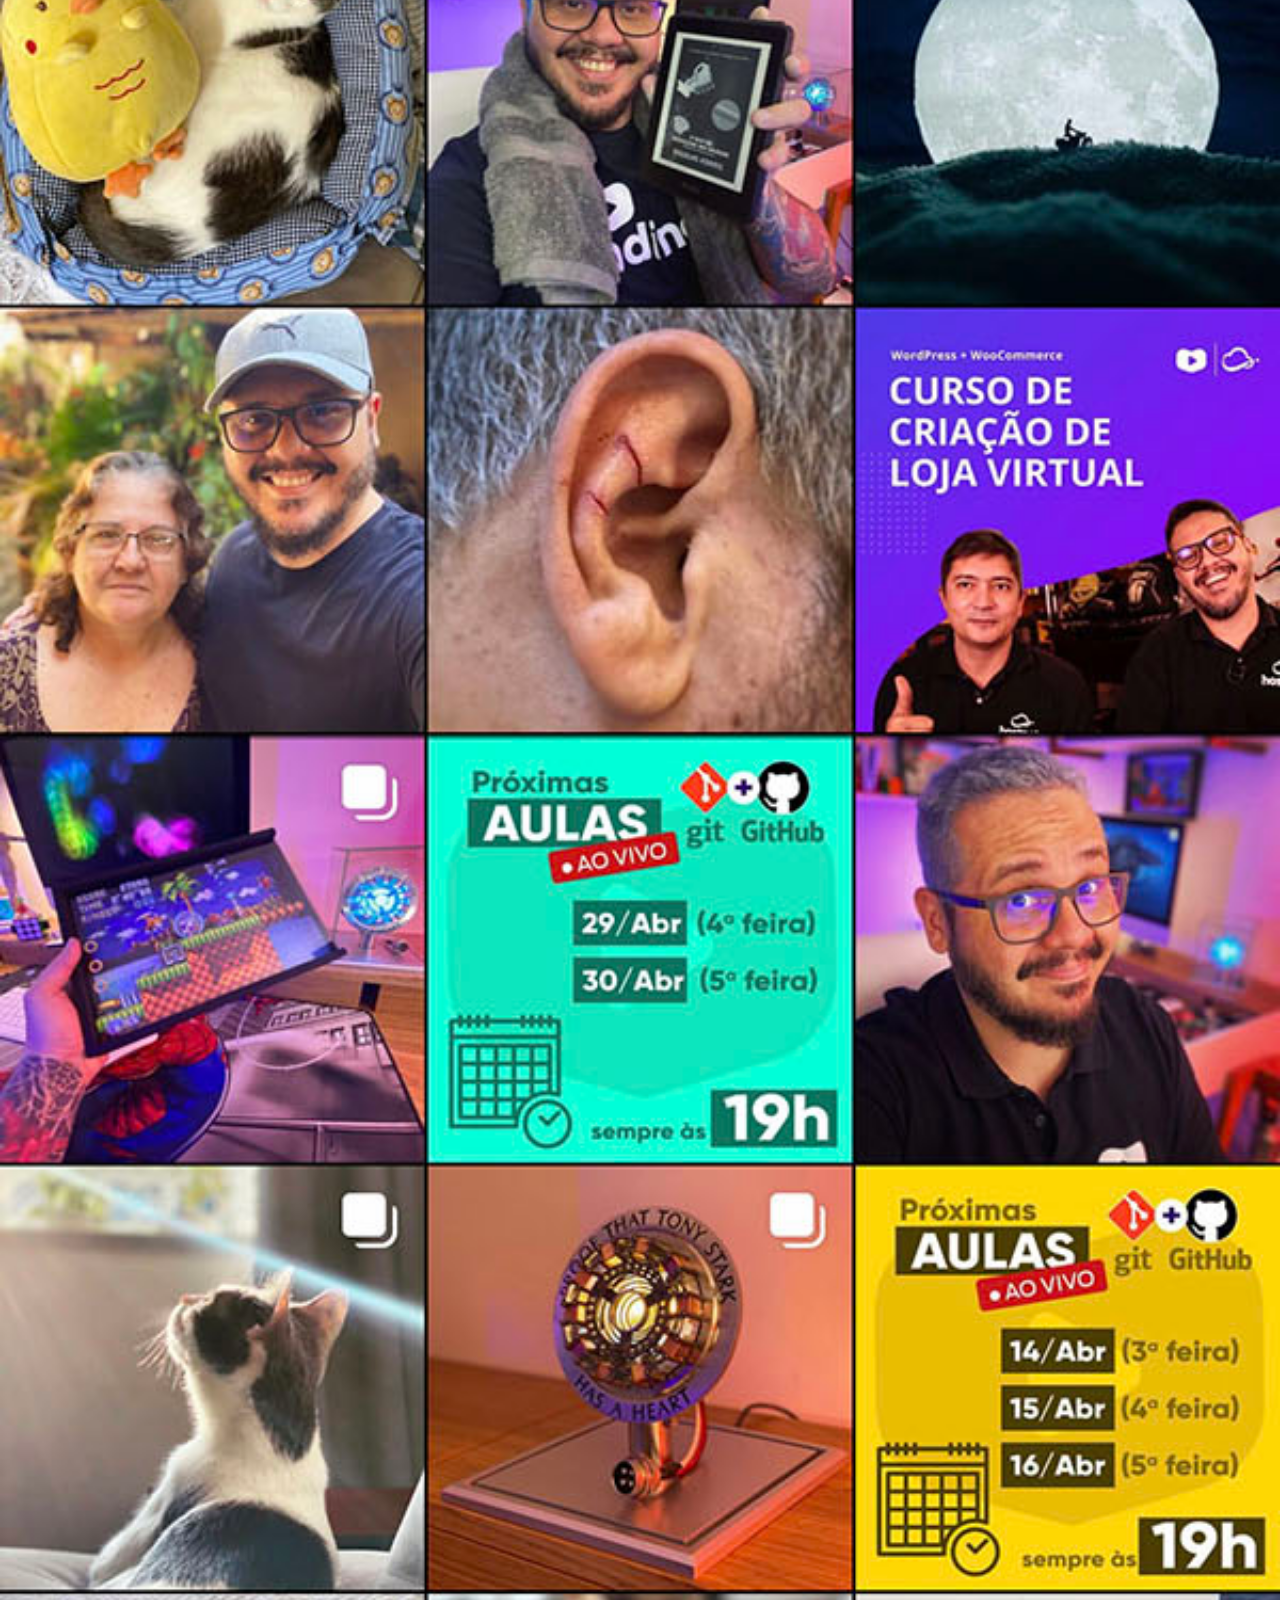
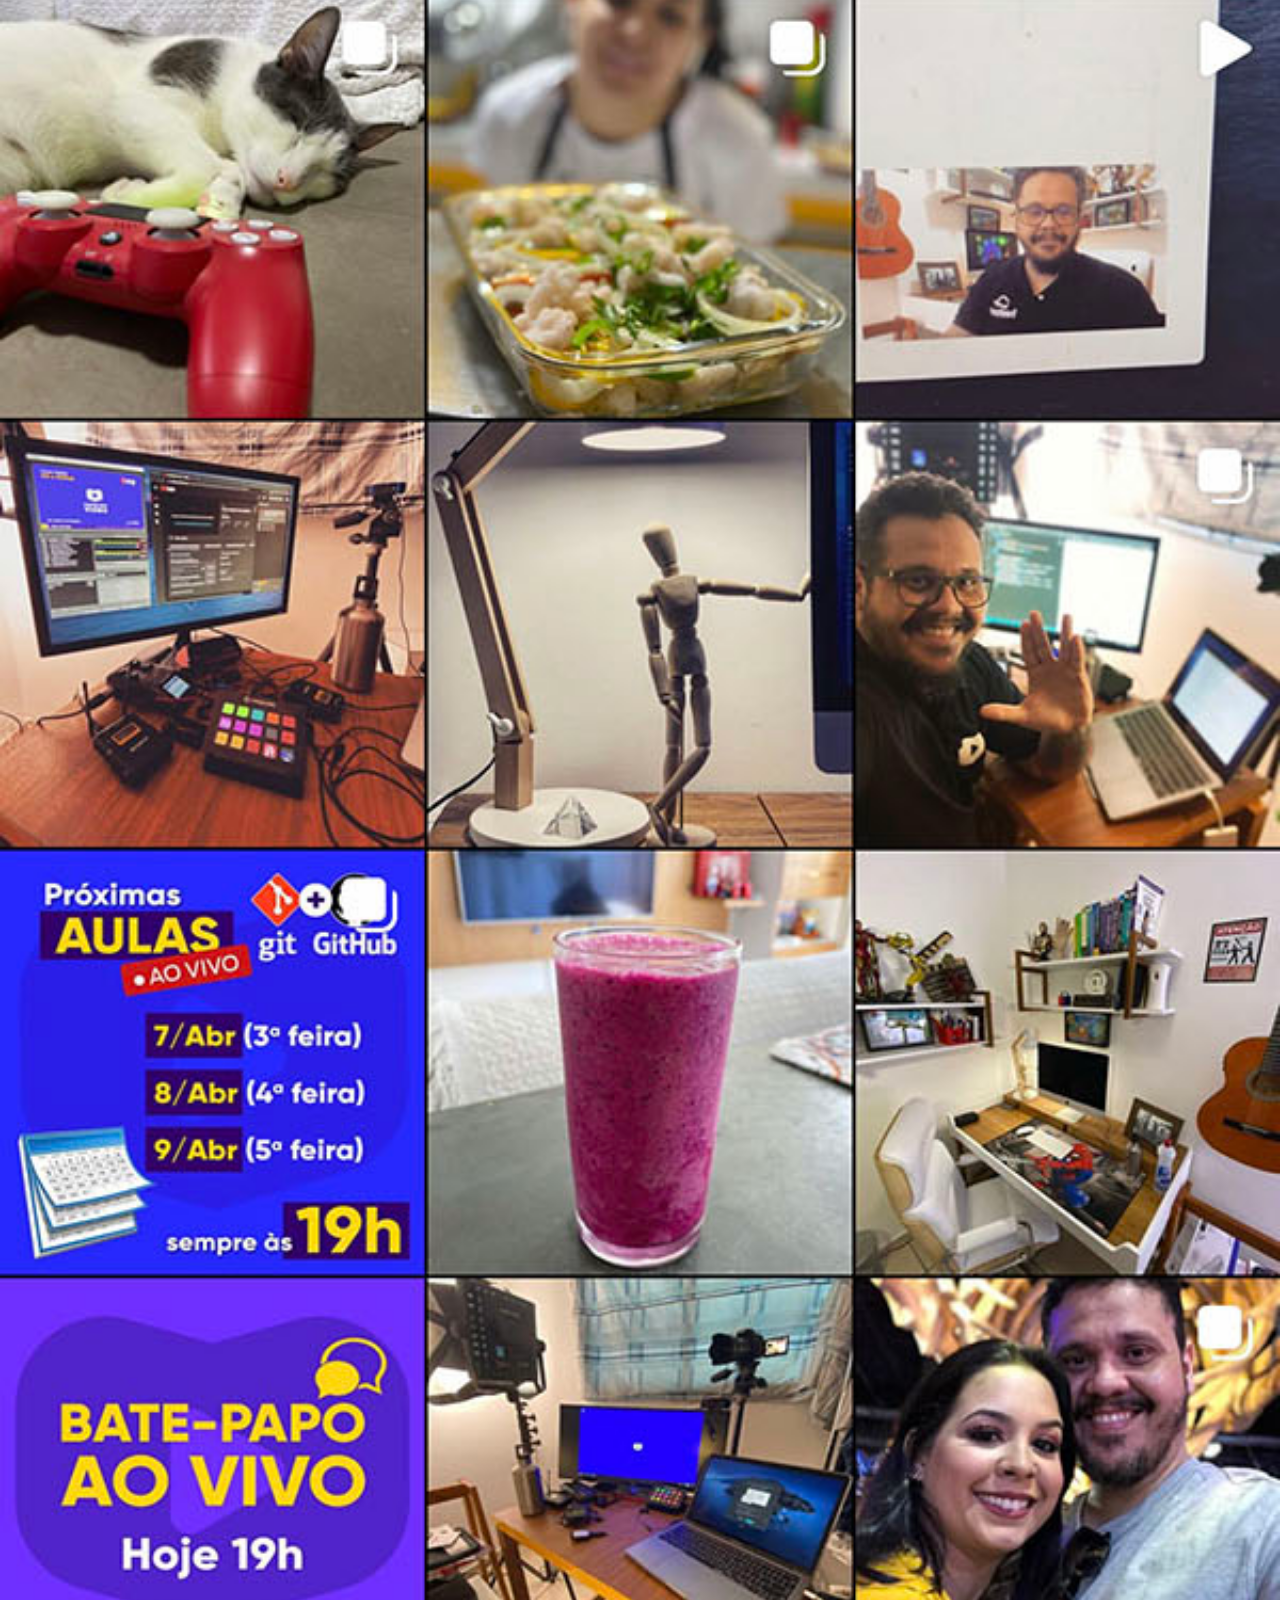
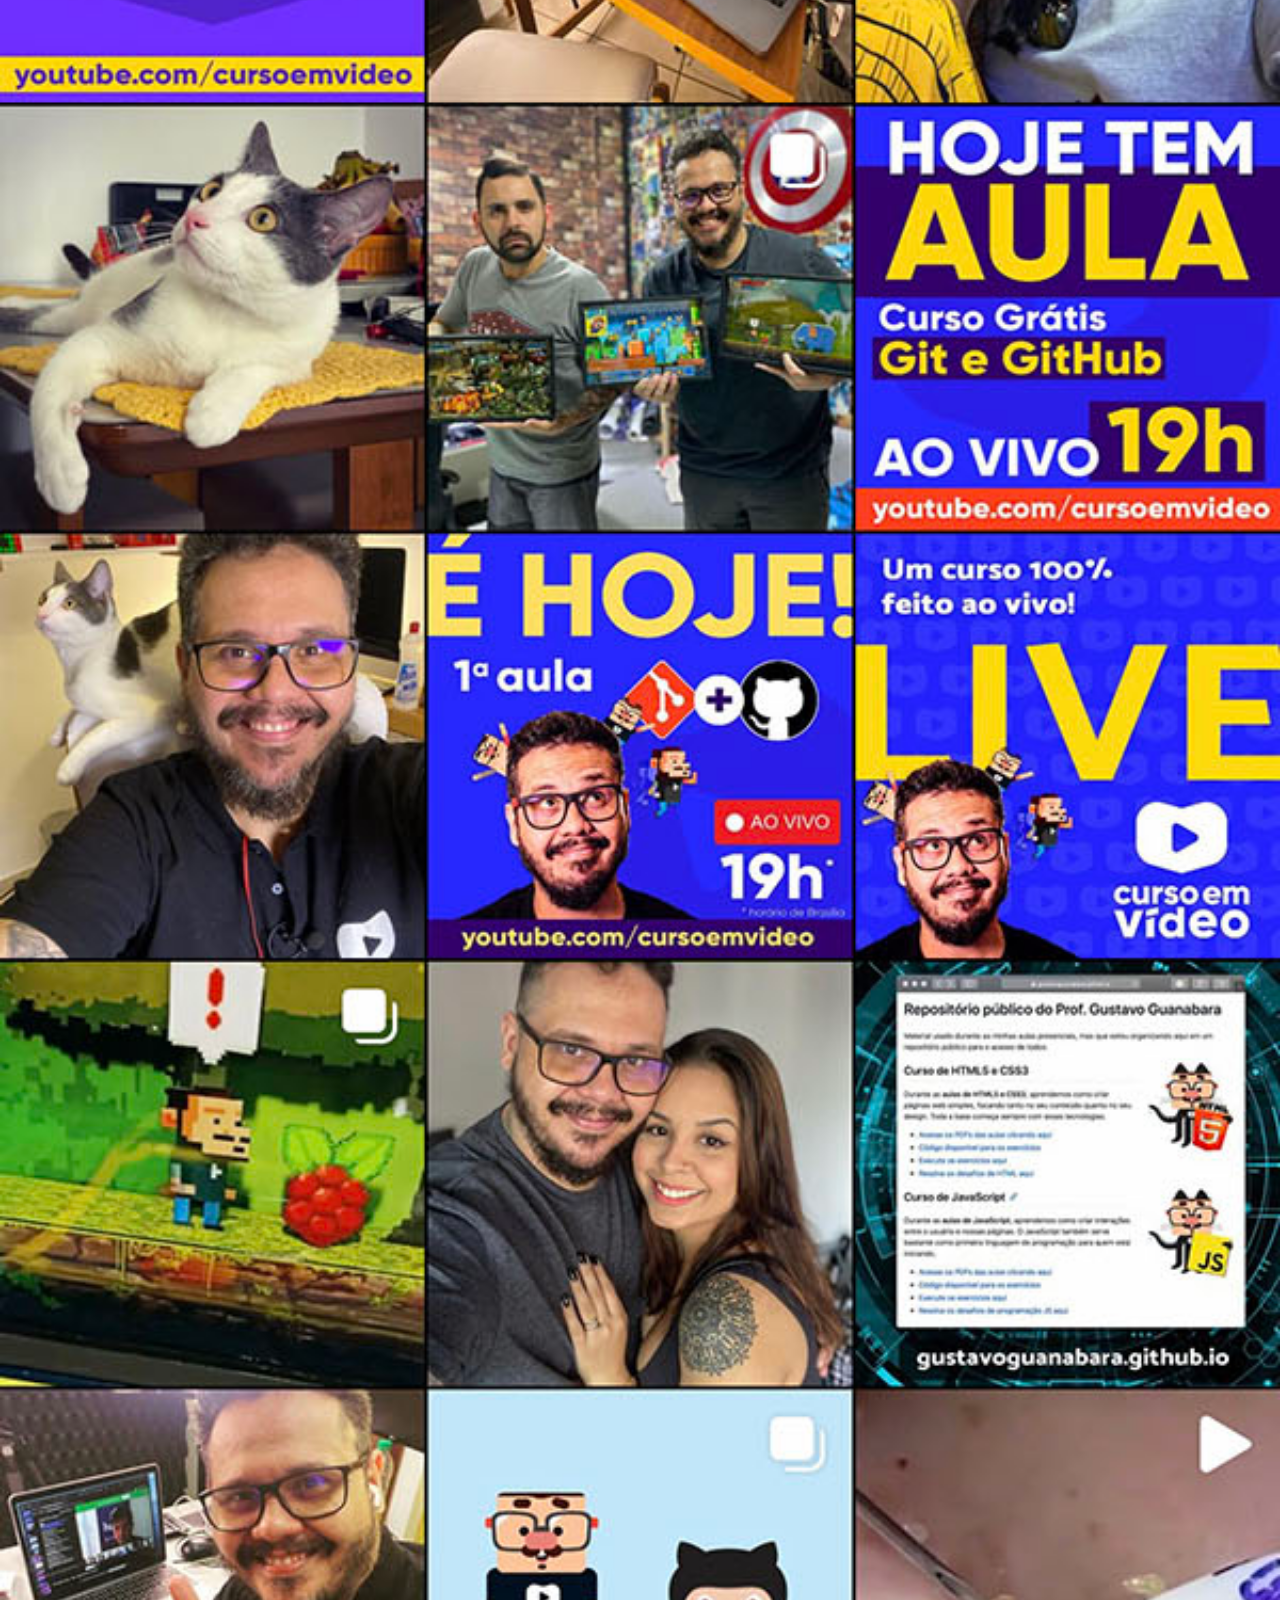
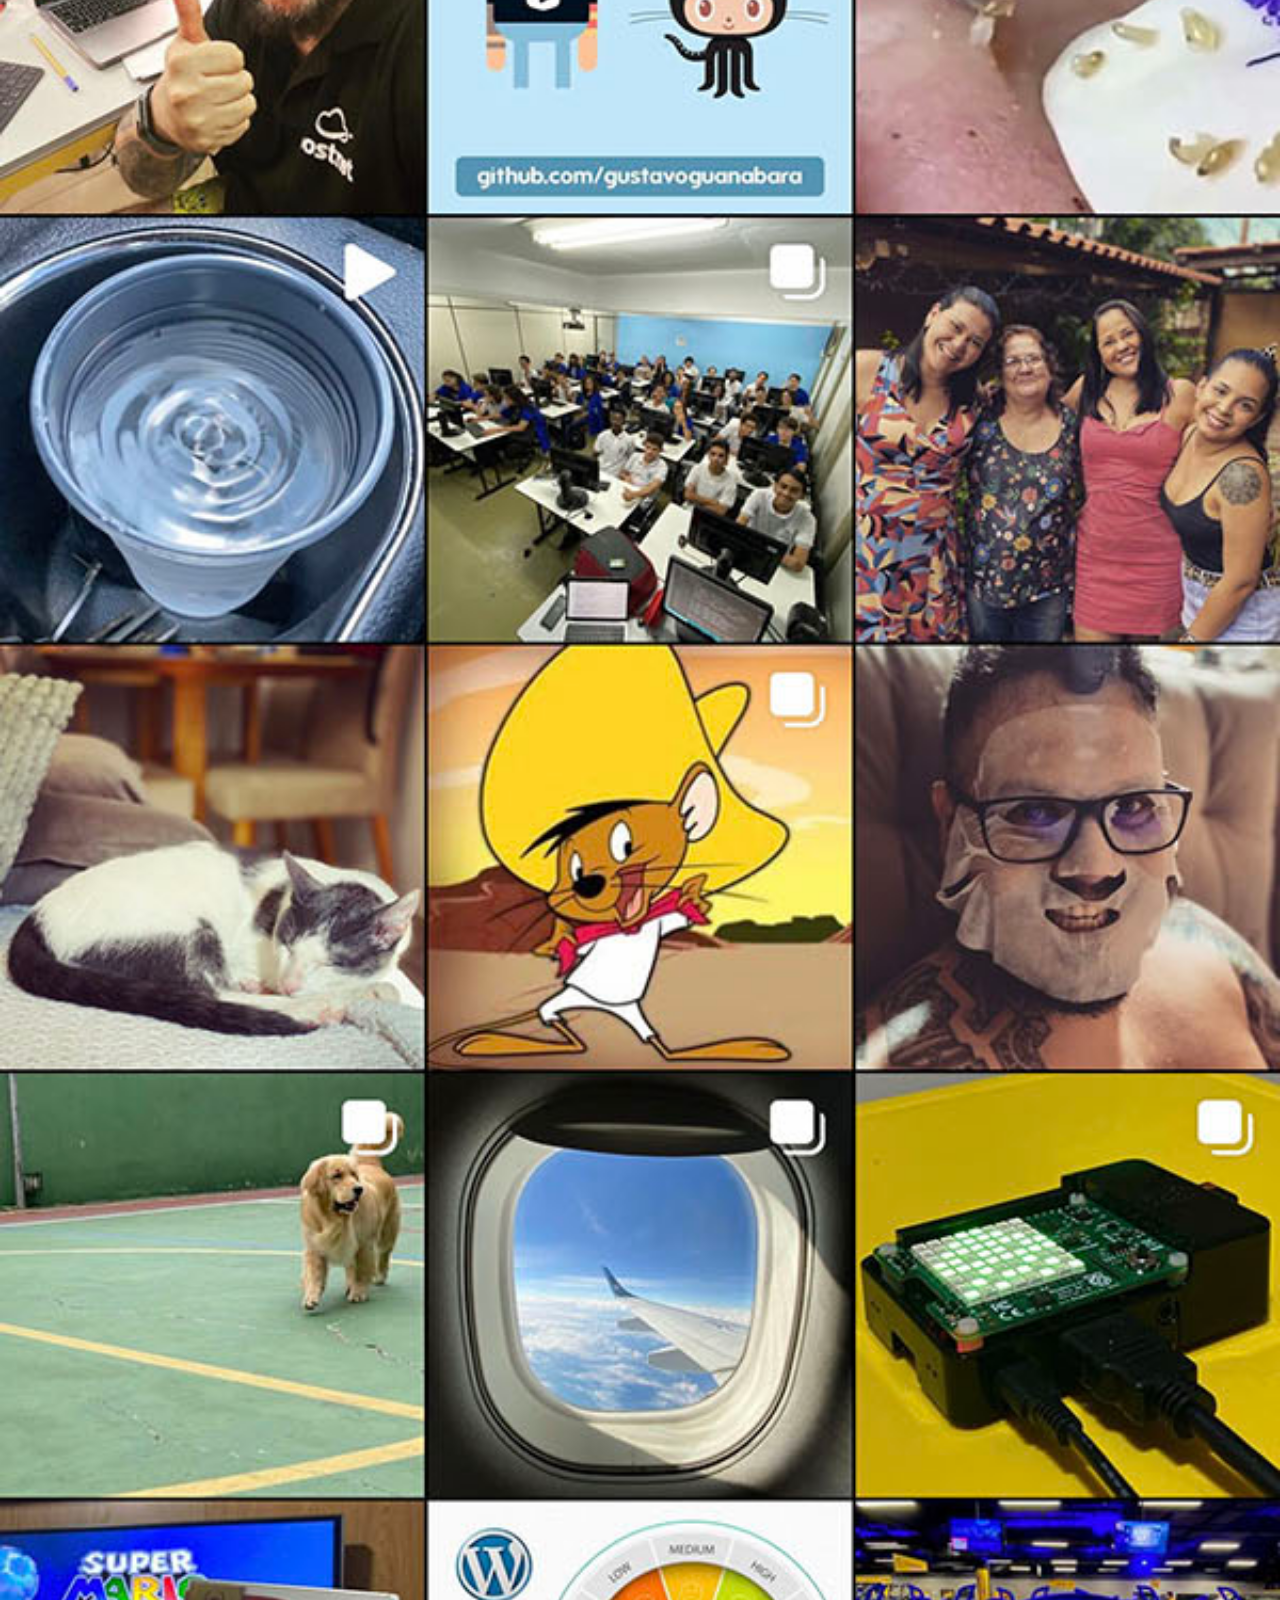
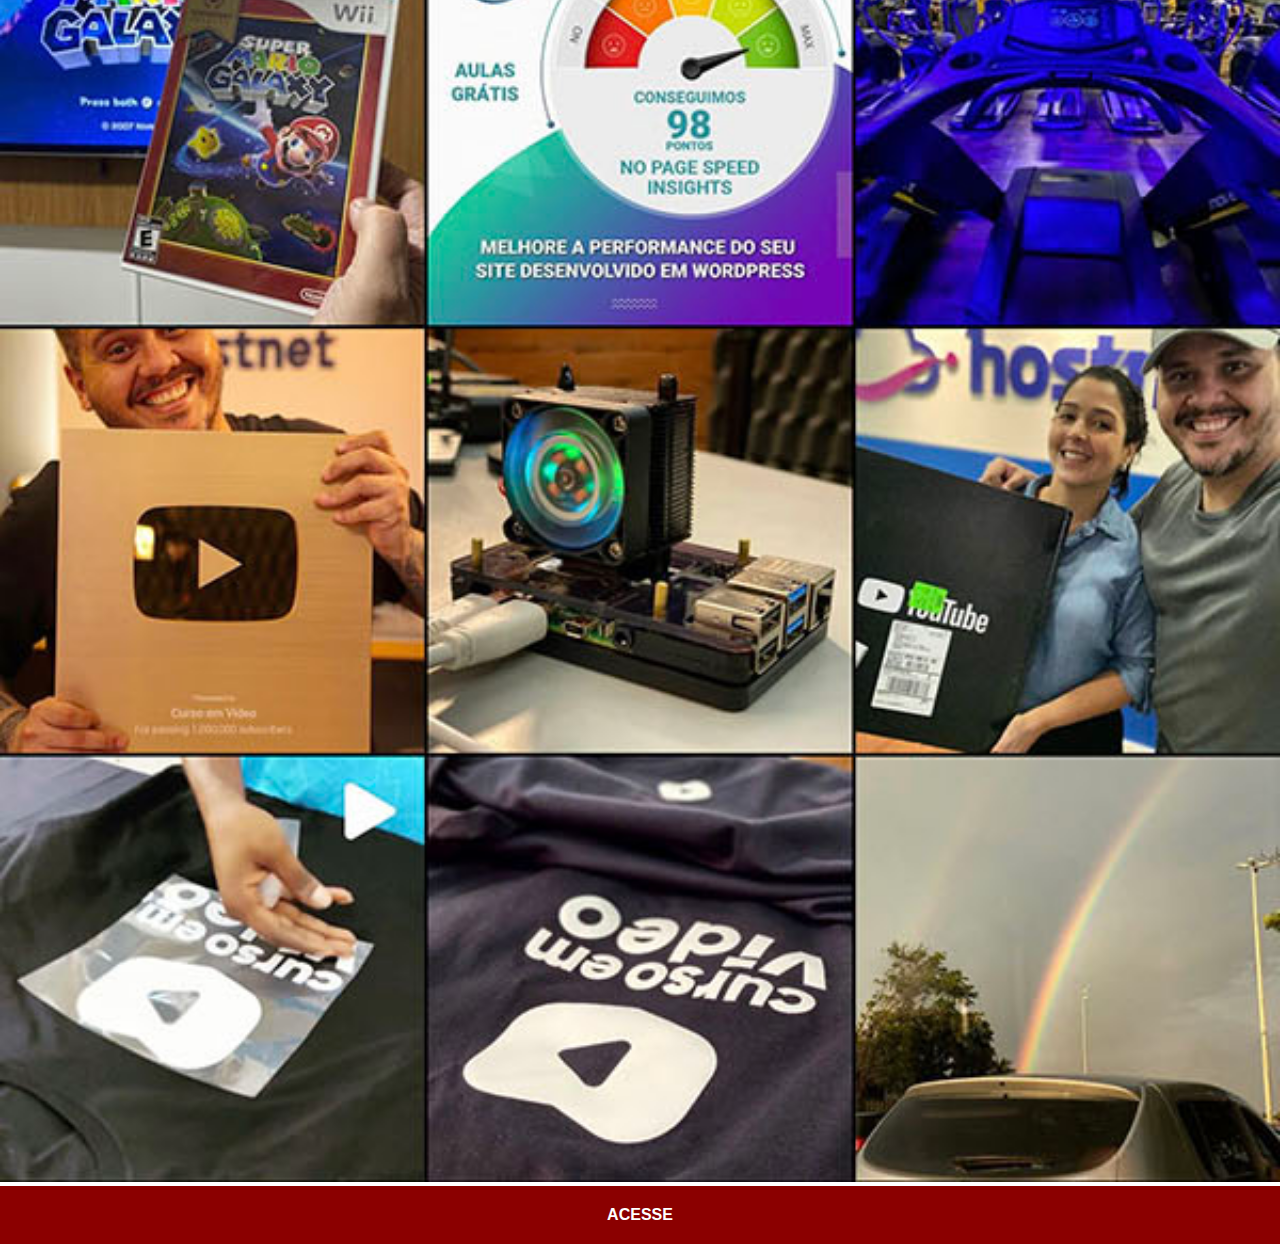
<file: instagram.html>
<!DOCTYPE html>
<html lang="pt-br">
<head>
    <meta charset="UTF-8">
    <meta http-equiv="X-UA-Compatible" content="IE=edge">
    <meta name="viewport" content="width=device-width, initial-scale=1.0">
    <title>Instagram</title>
    <link rel="stylesheet" href="estilos/social.css">
</head>
<body>
    <img src="imagens/tela-instagram.jpg" alt="tela instagram">
    <a href="#">ACESSE</a>
</body>
</html>
</file>
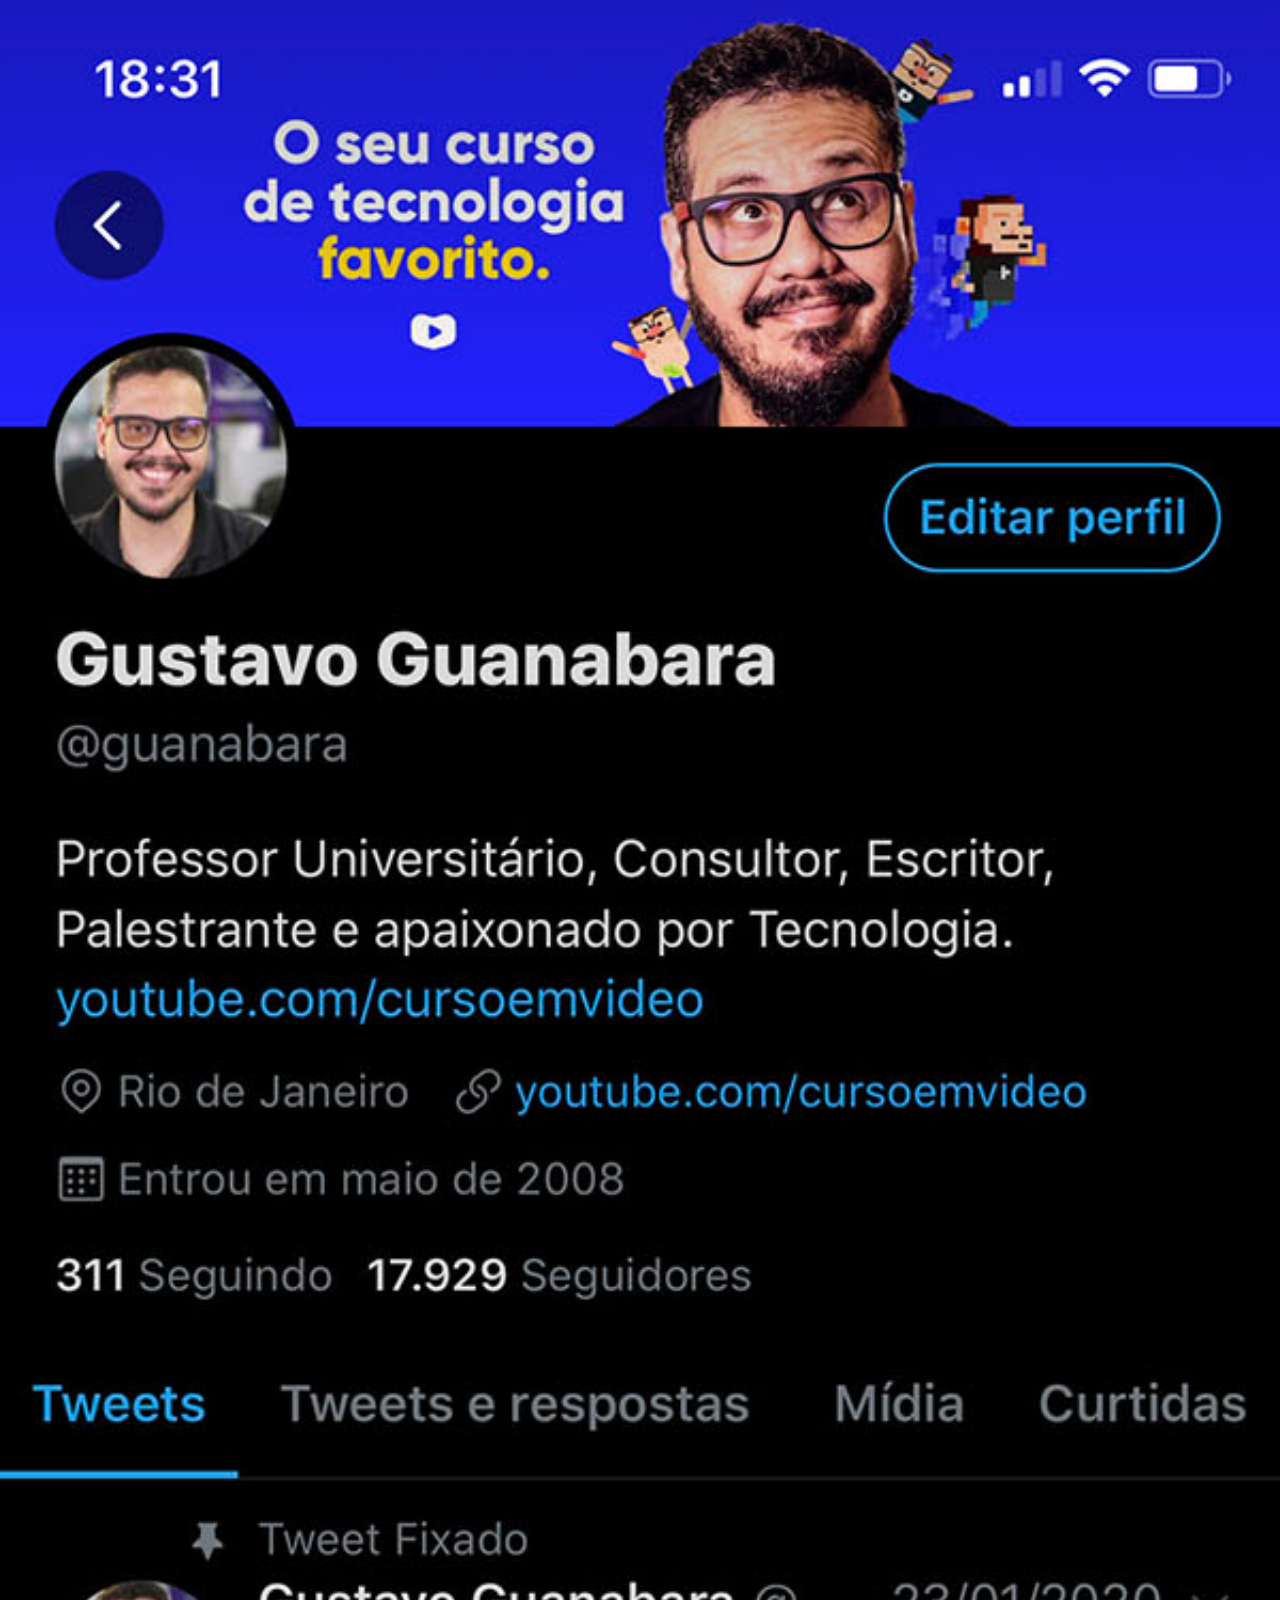
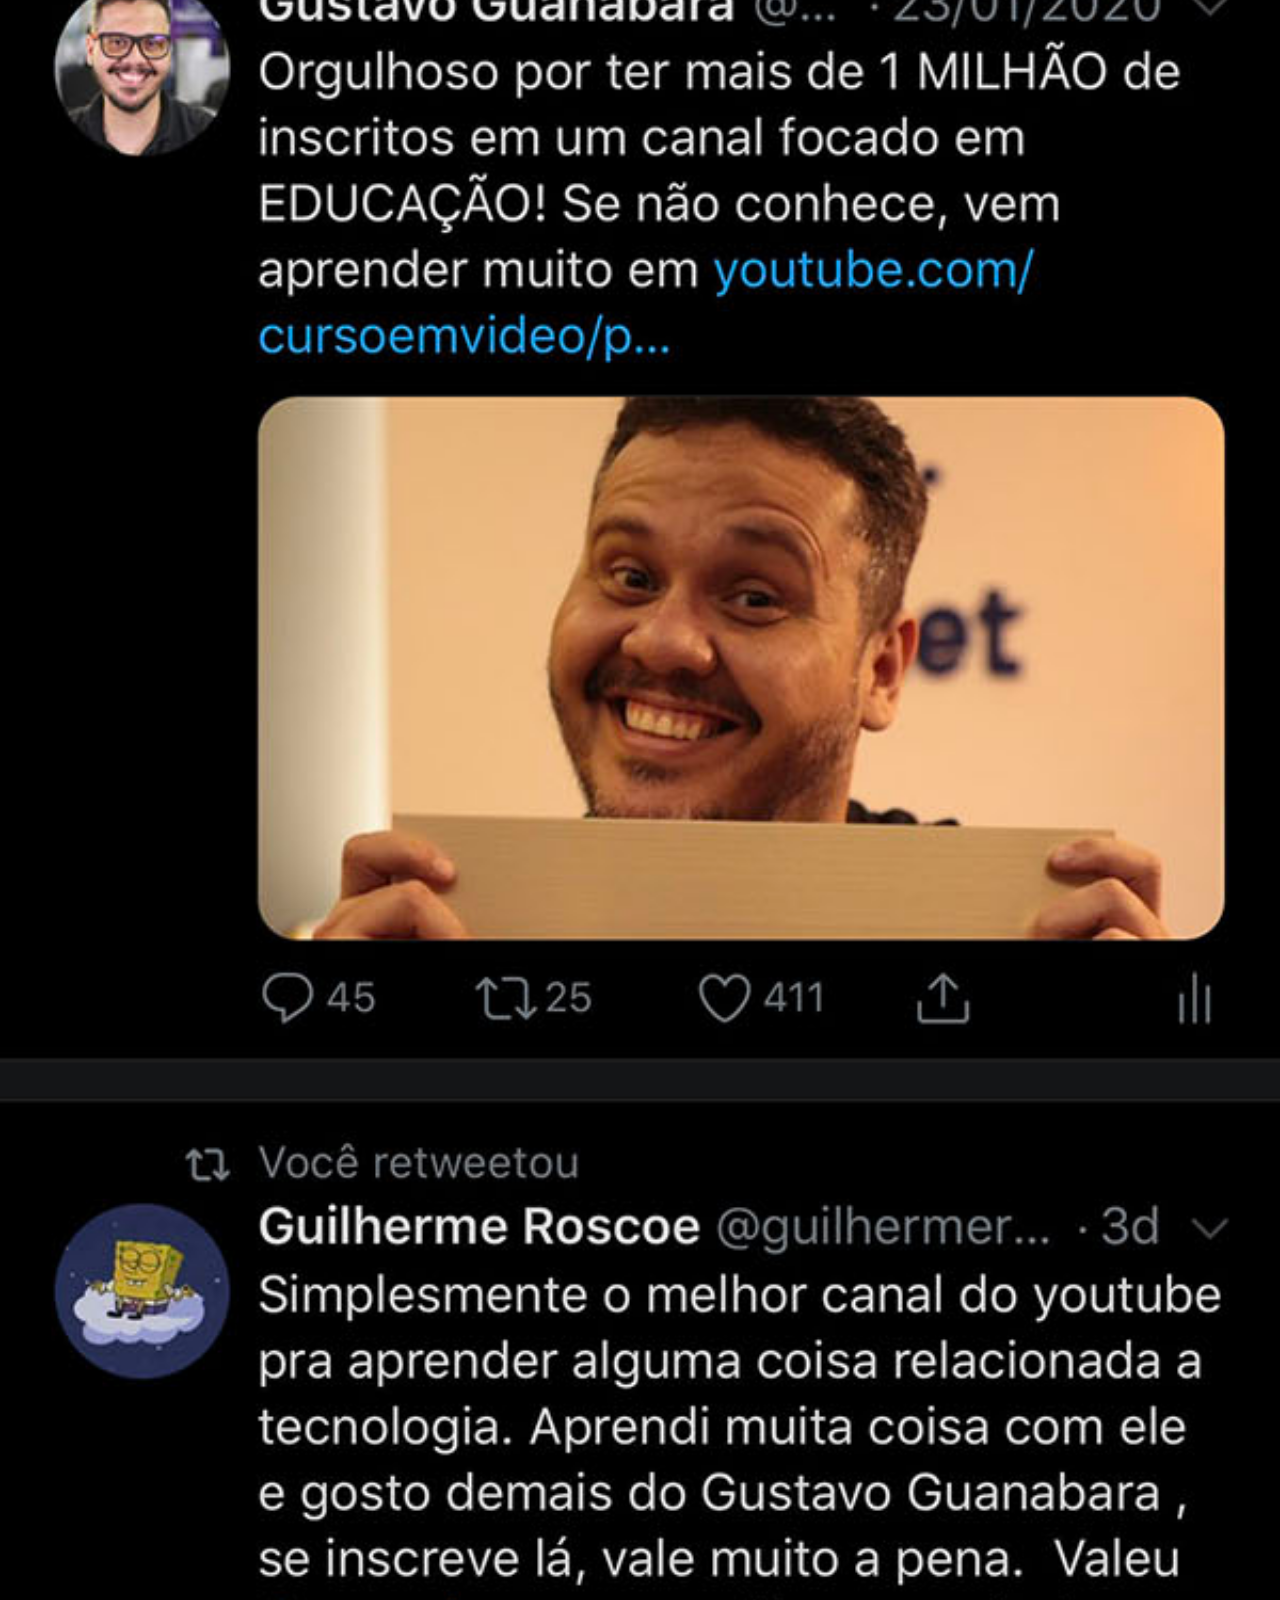
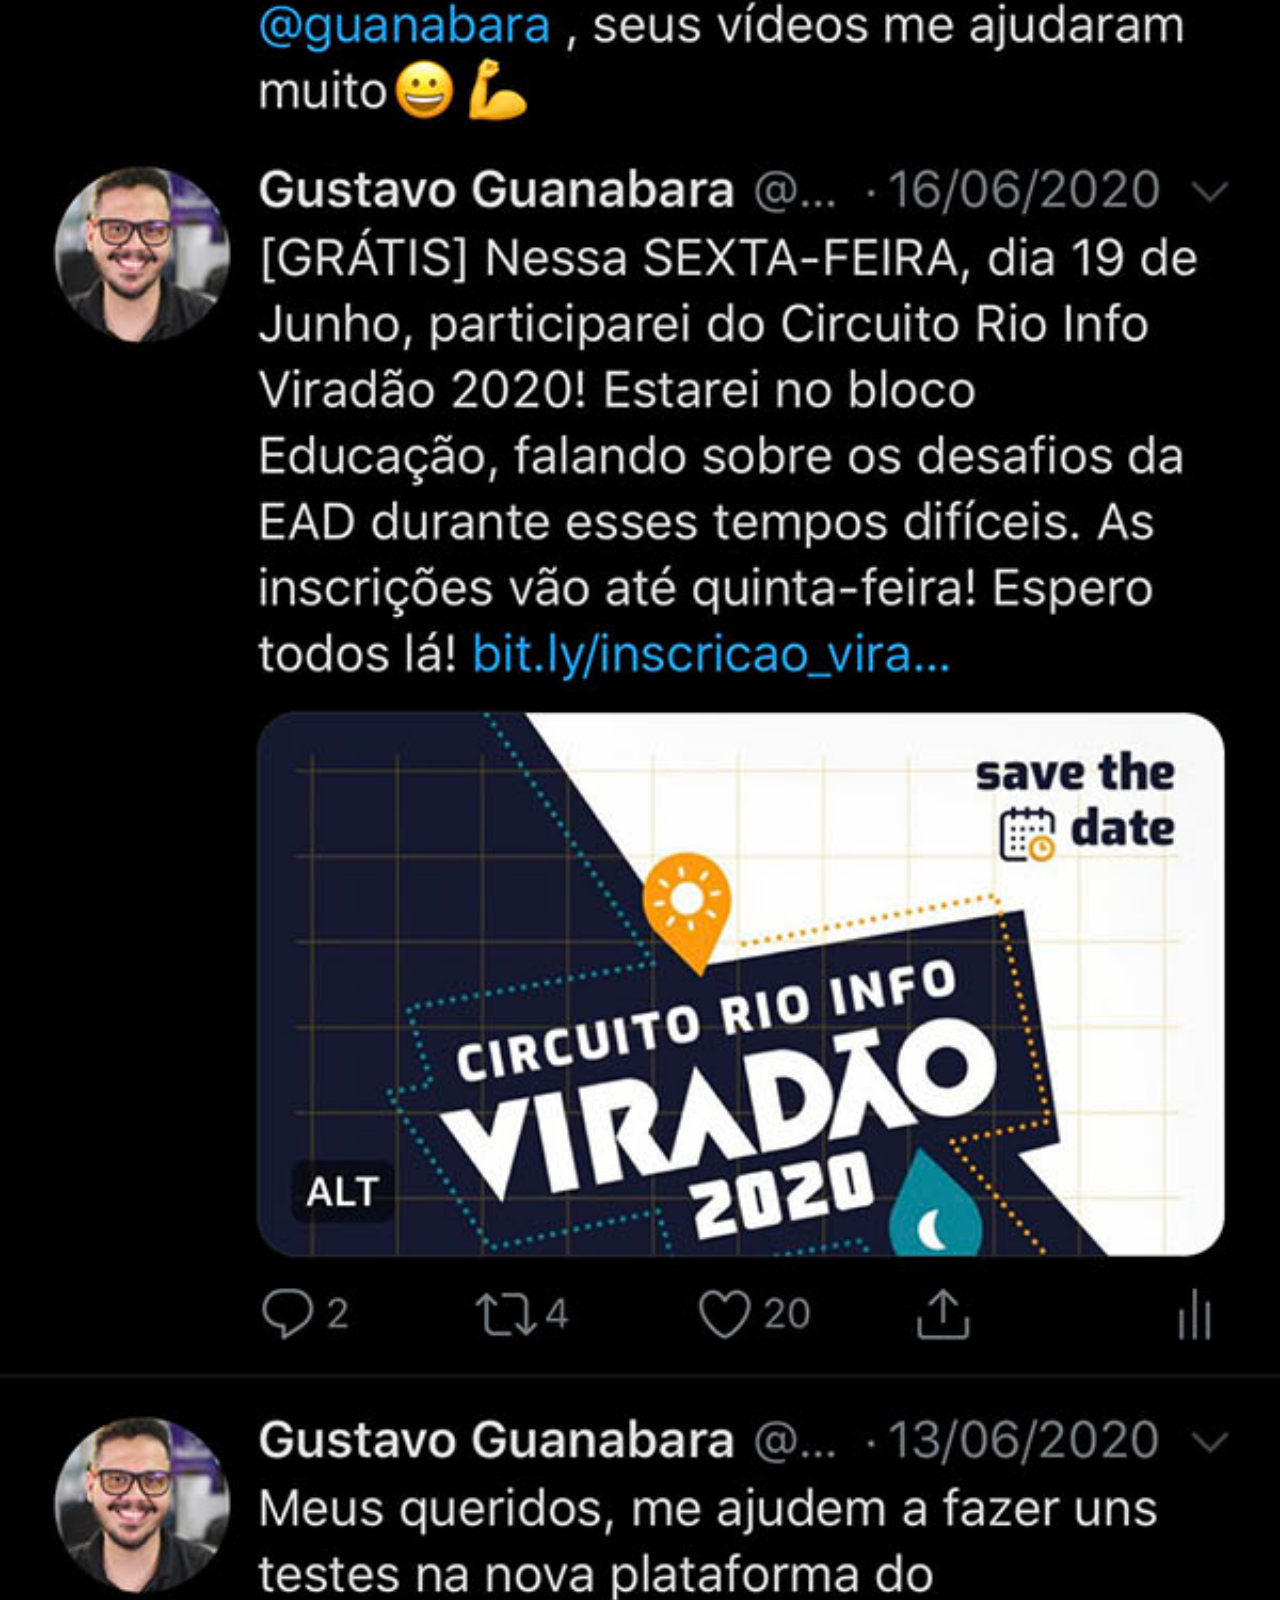
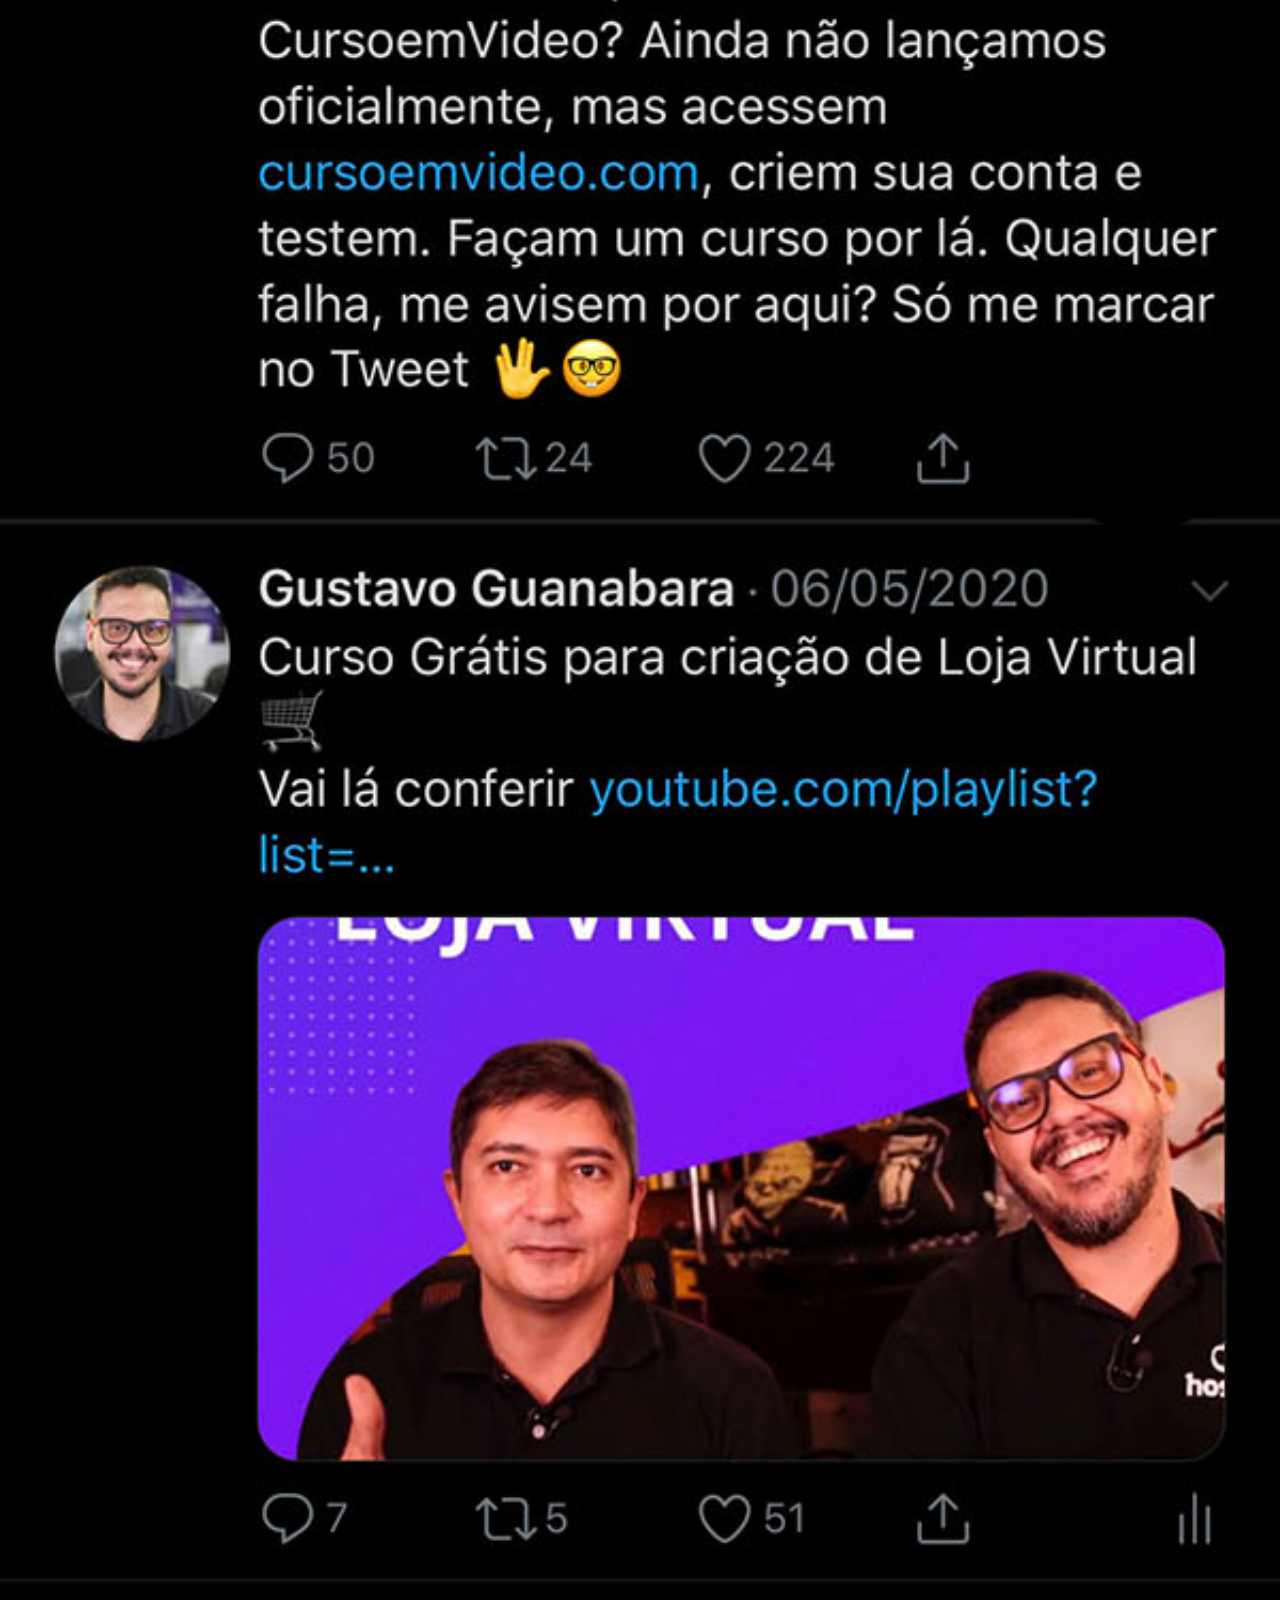
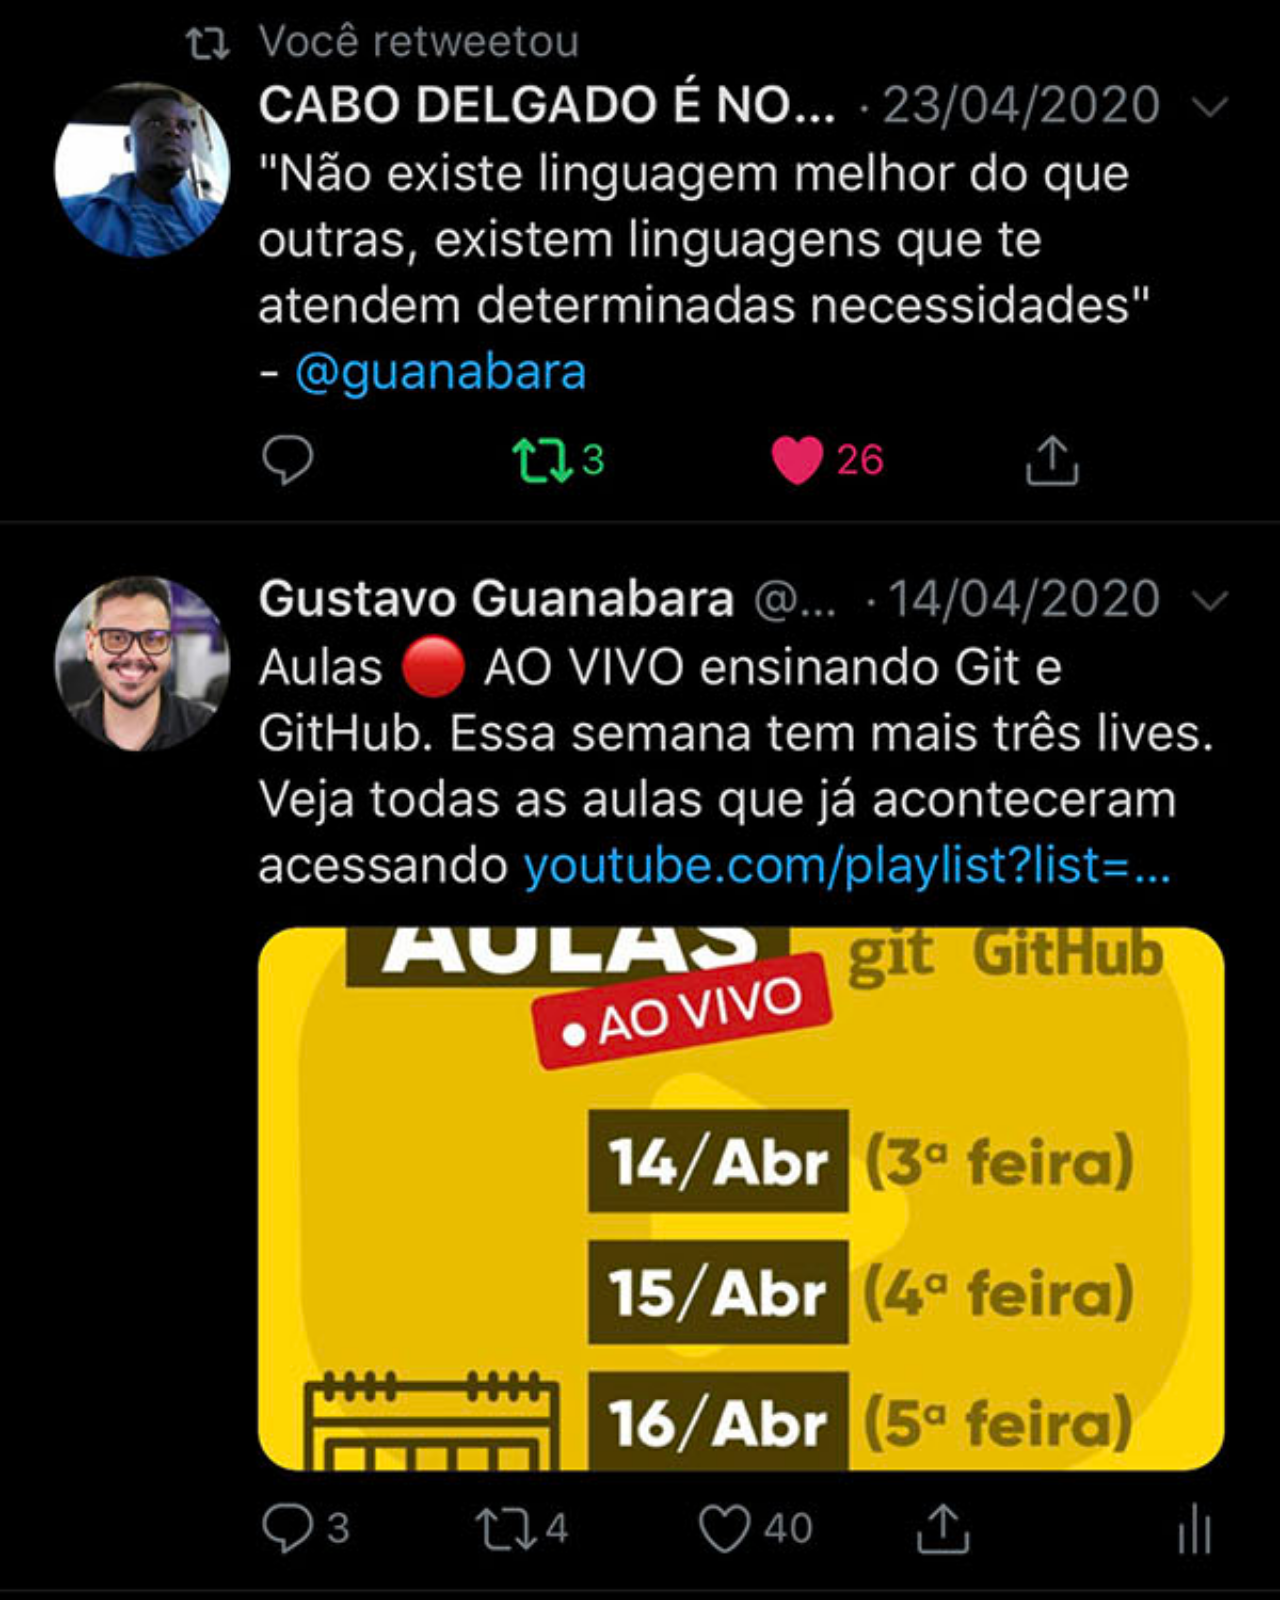
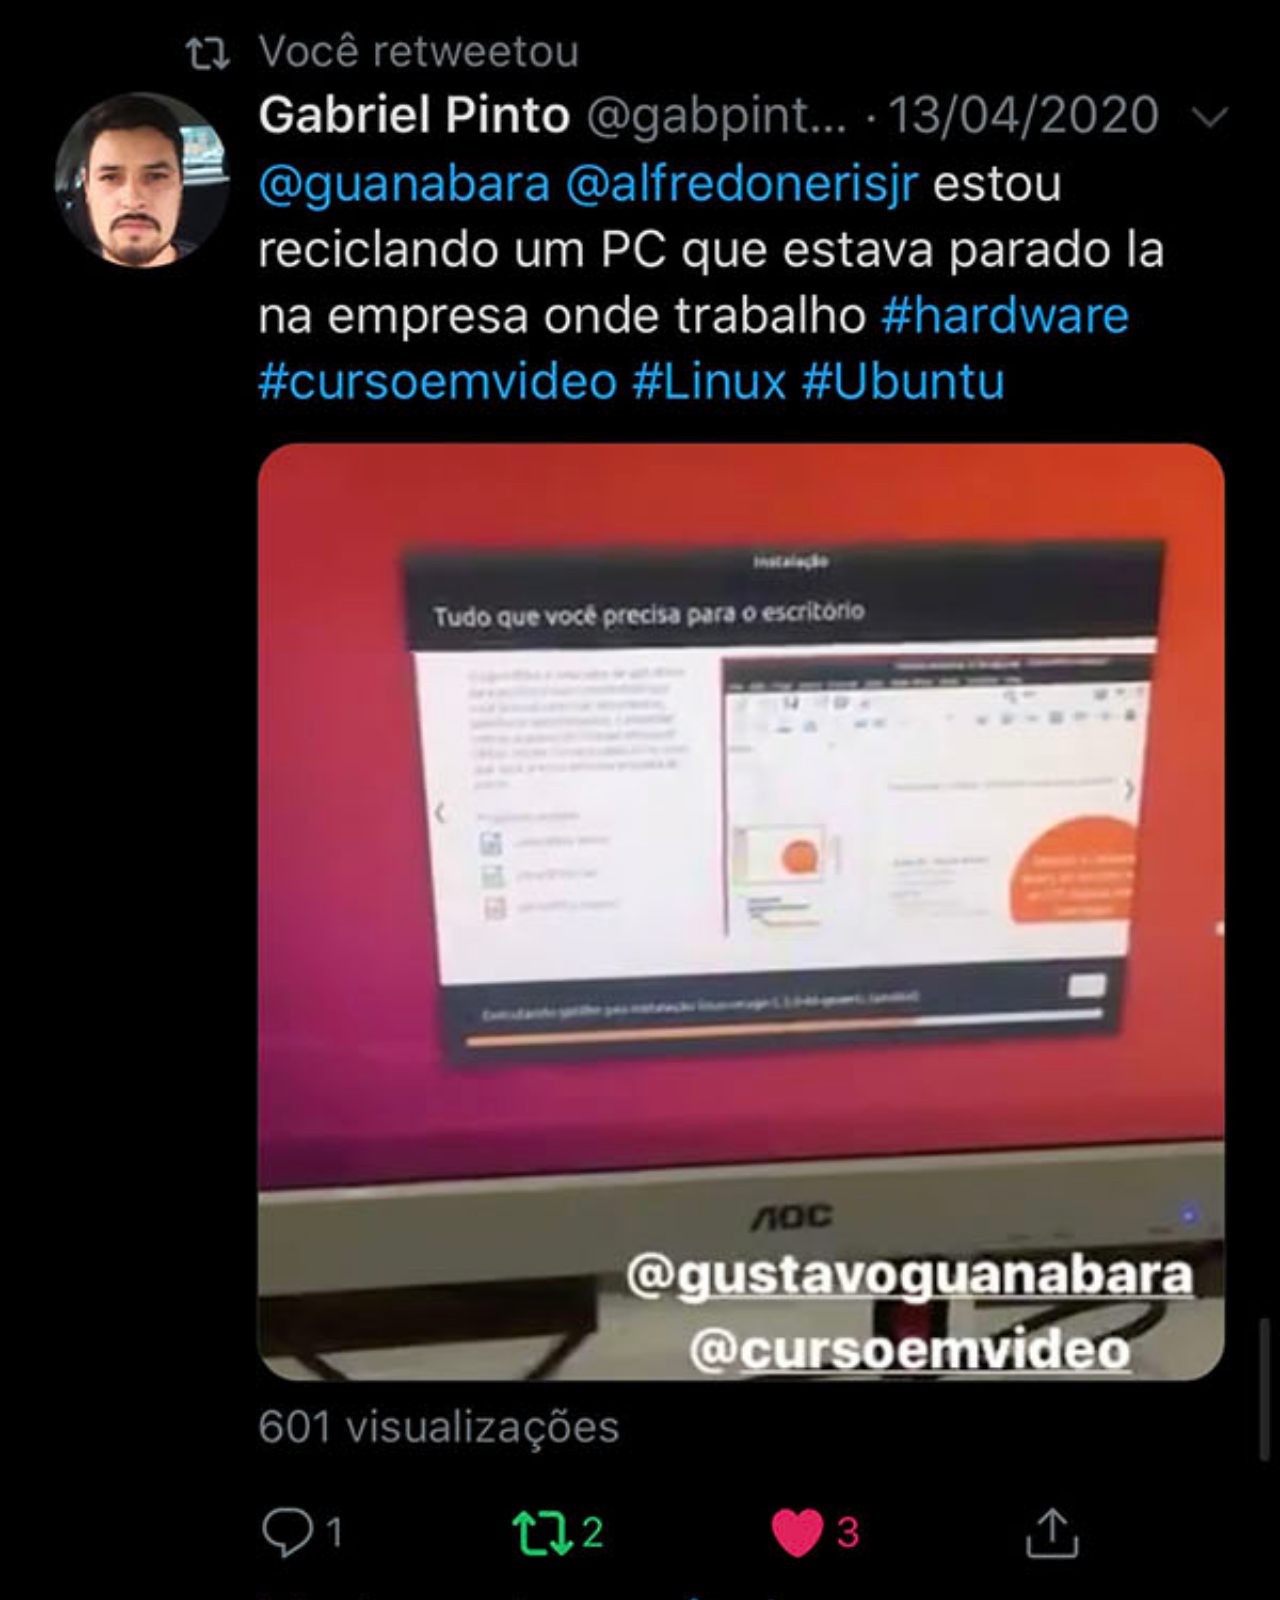
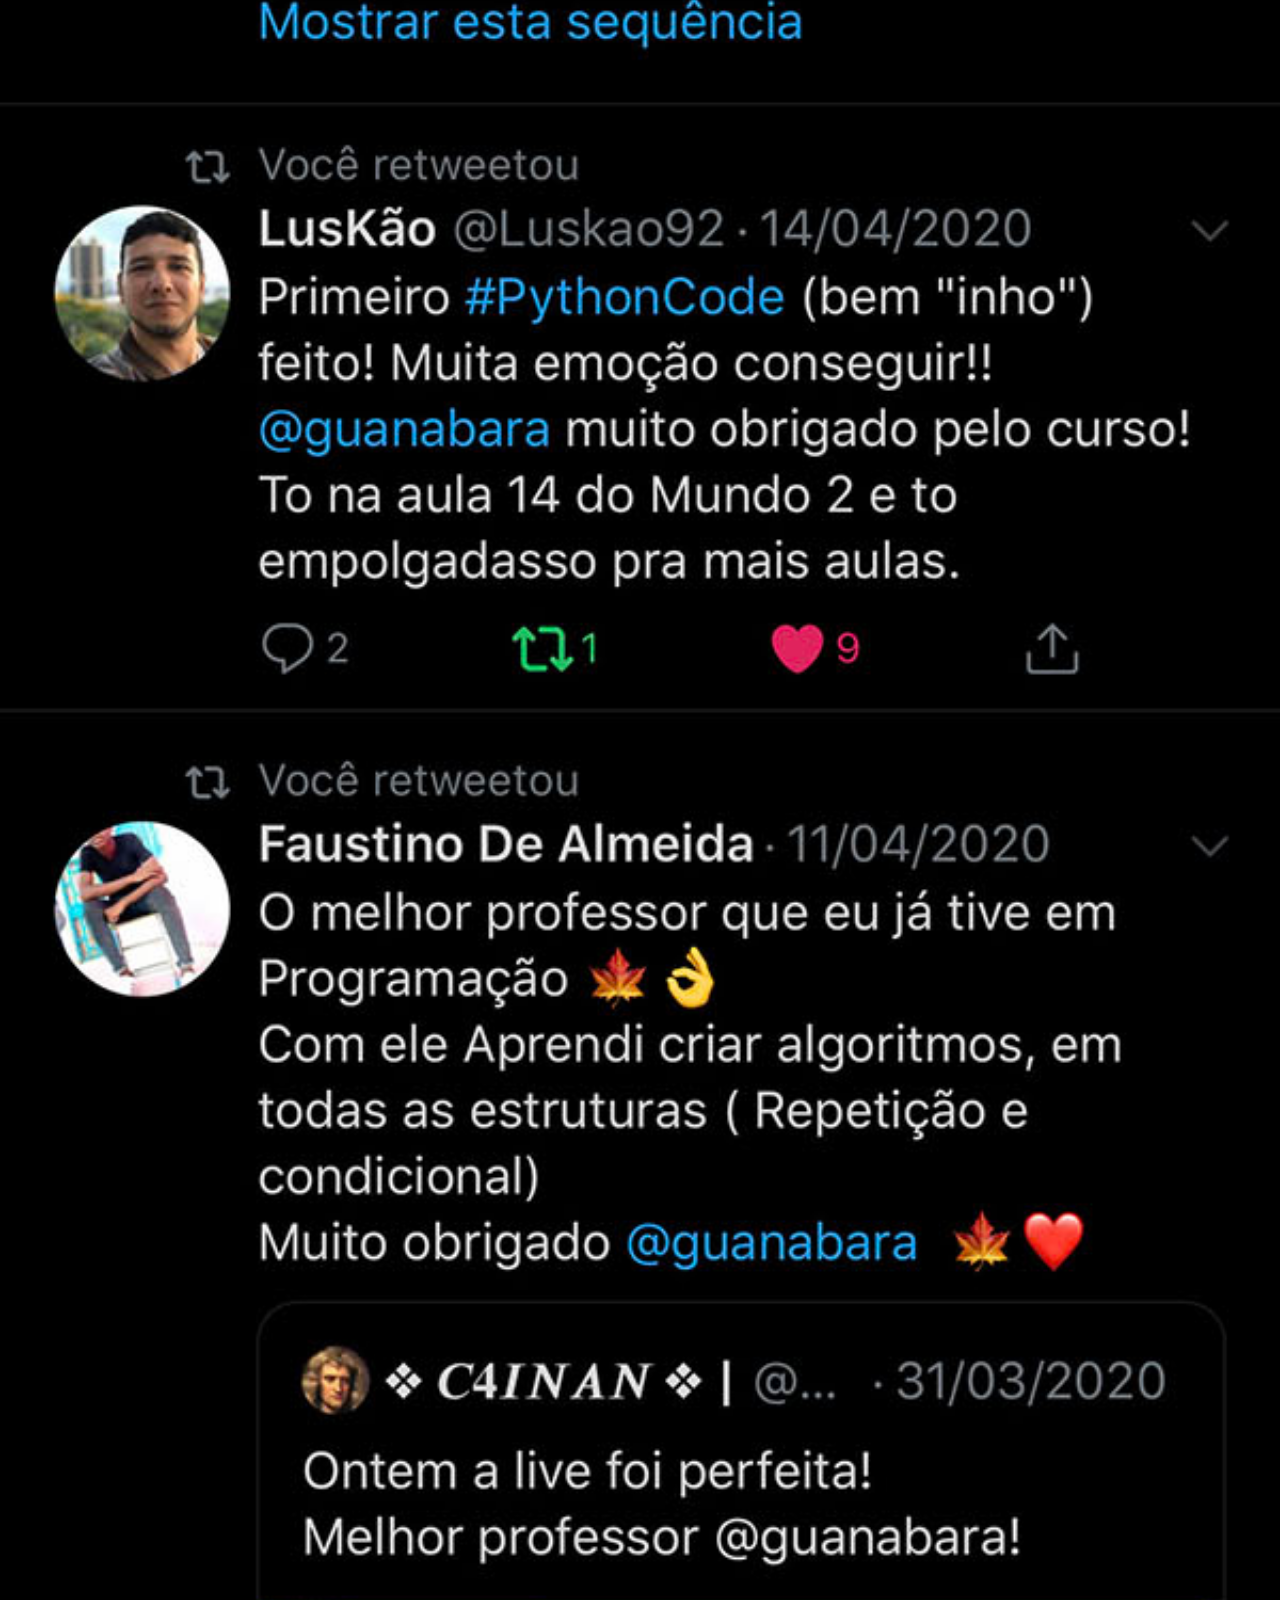
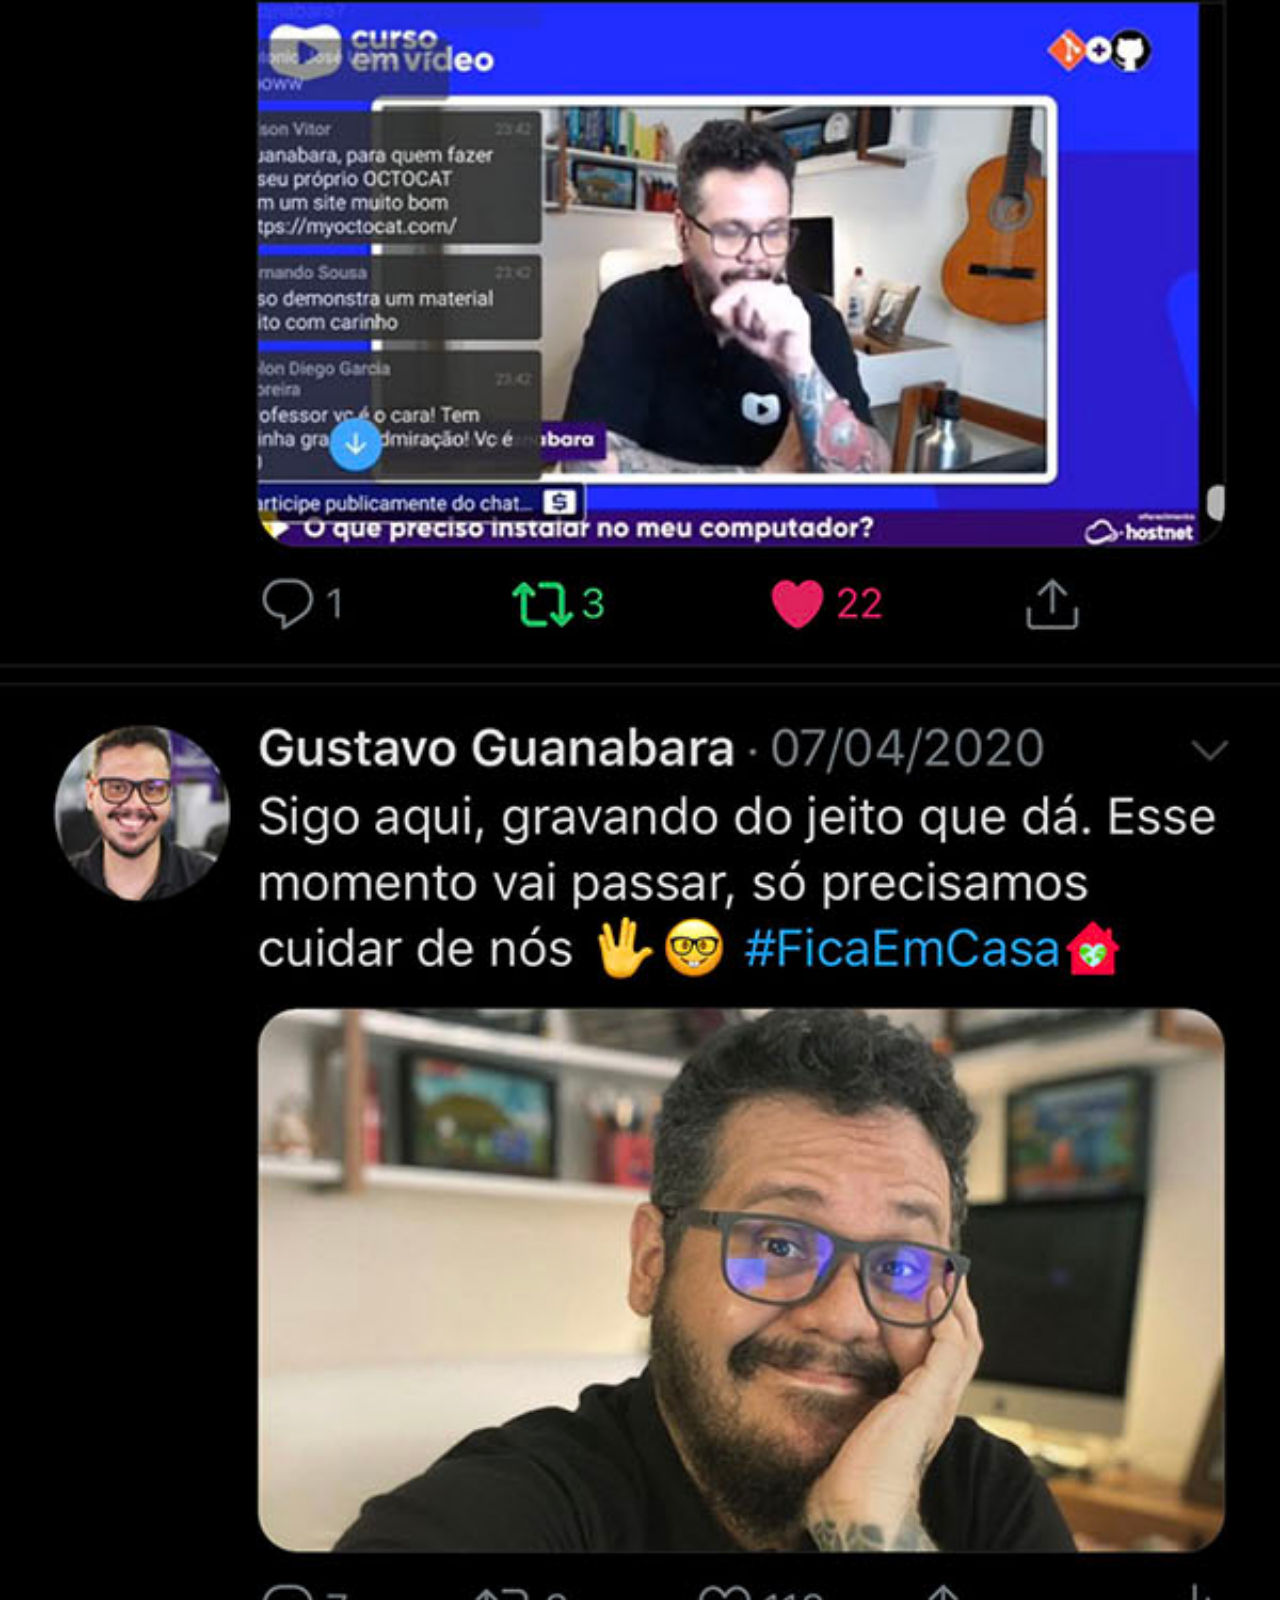
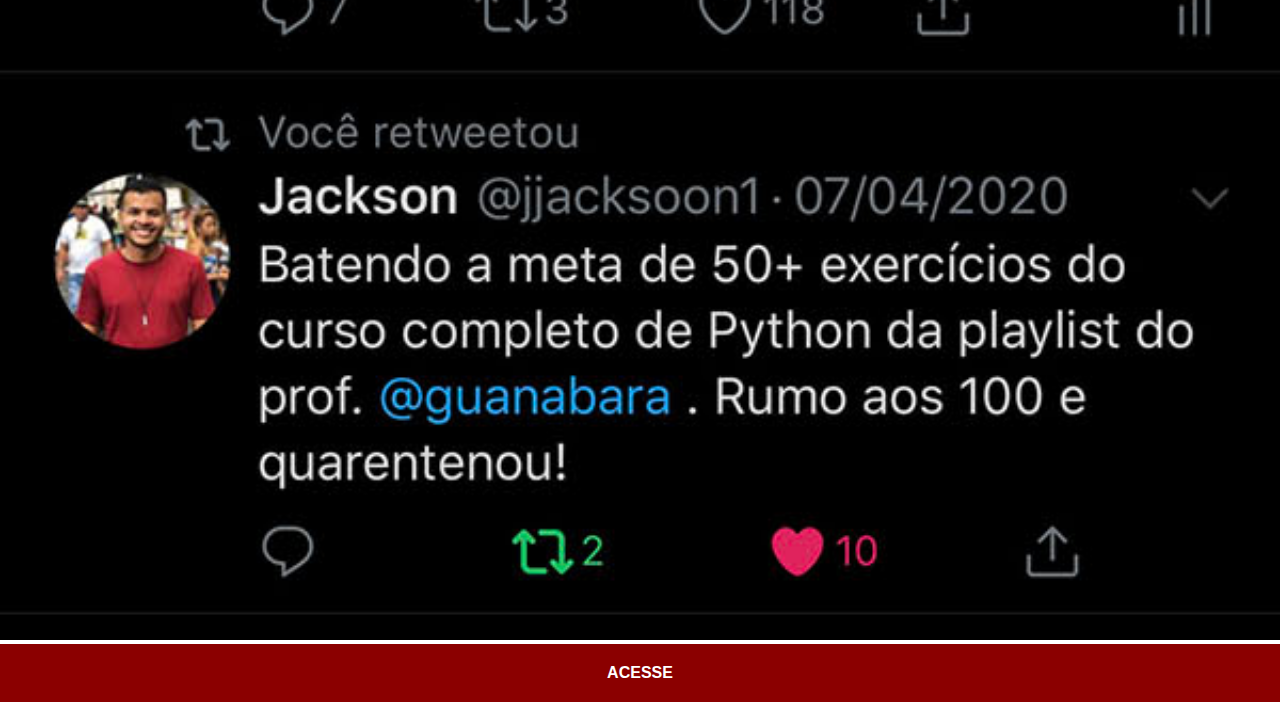
<file: twitter.html>
<!DOCTYPE html>
<html lang="pt-br">
<head>
    <meta charset="UTF-8">
    <meta http-equiv="X-UA-Compatible" content="IE=edge">
    <meta name="viewport" content="width=device-width, initial-scale=1.0">
    <title>Twitter</title>
    <link rel="stylesheet" href="estilos/social.css">
</head>
<body>
    <img src="imagens/tela-twitter.jpg" alt="tela twitter">
    <a href="#">ACESSE</a>
</body>
</html>
</file>
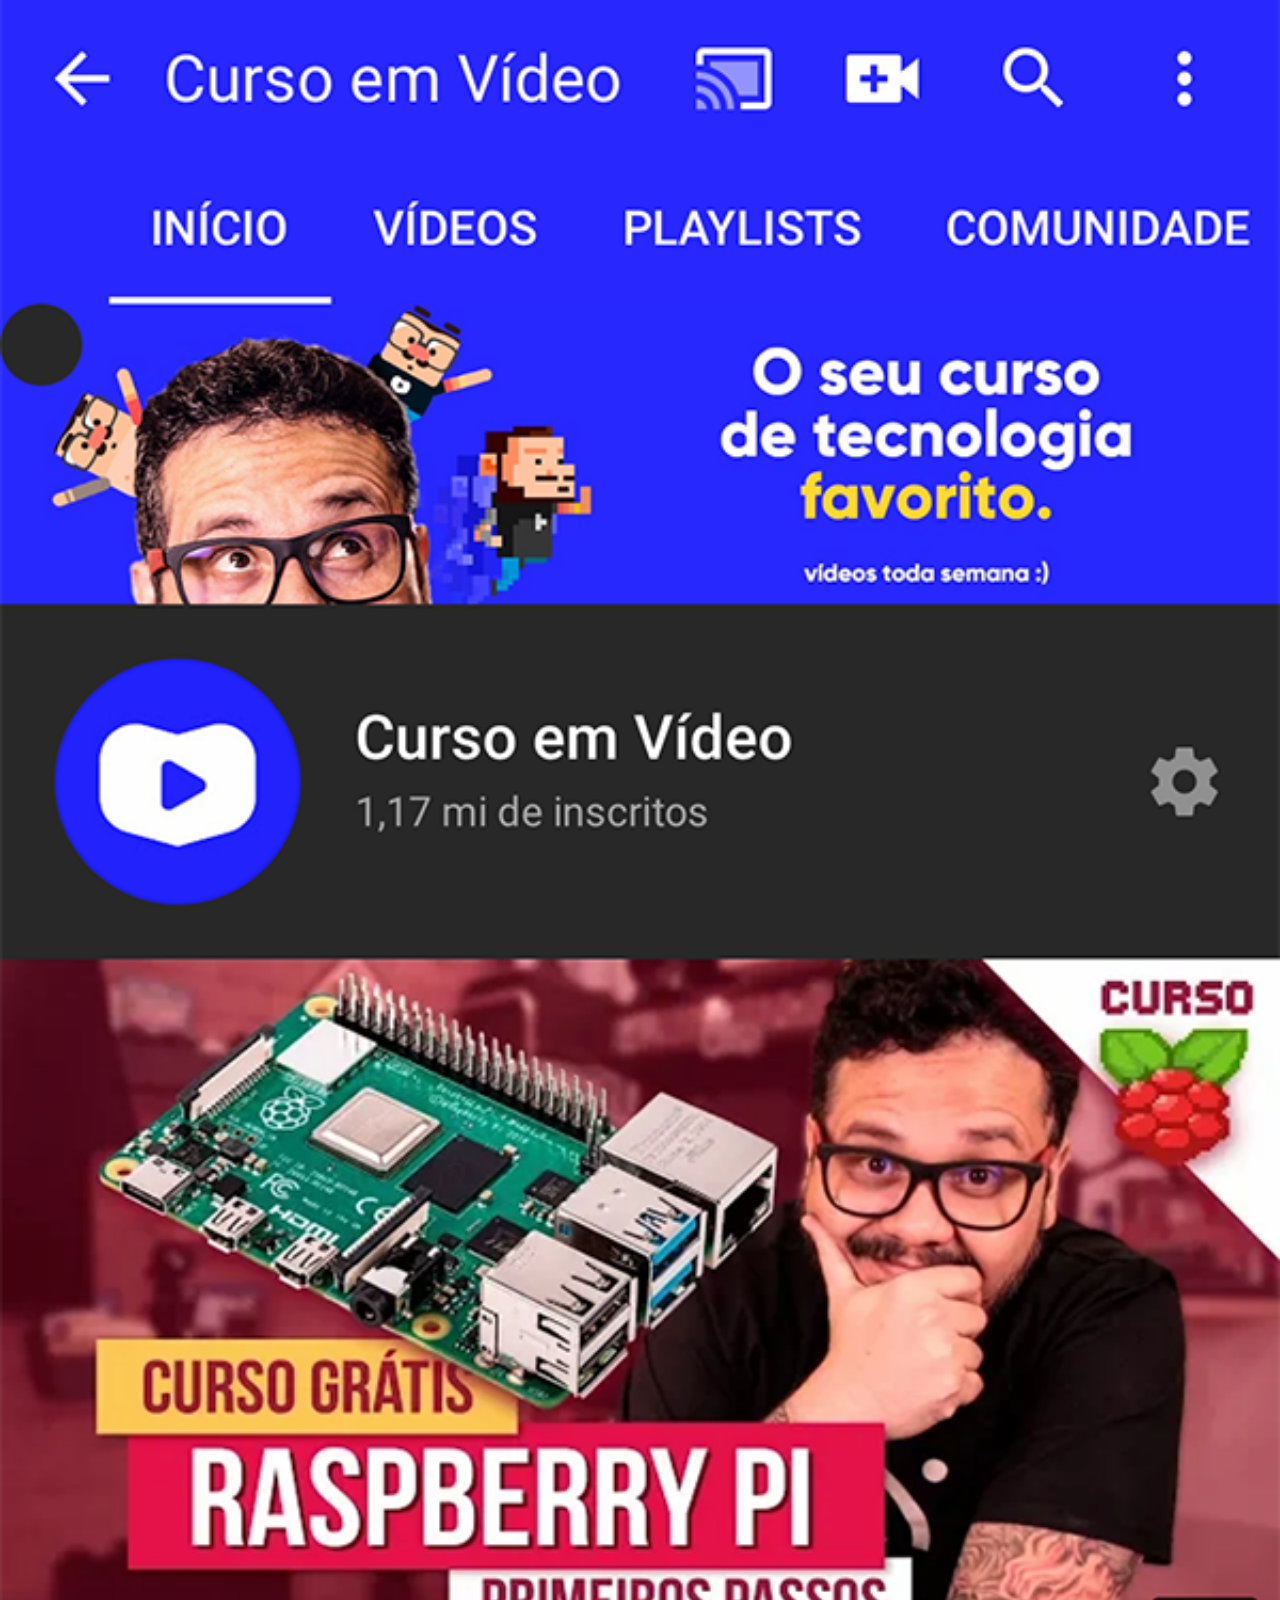
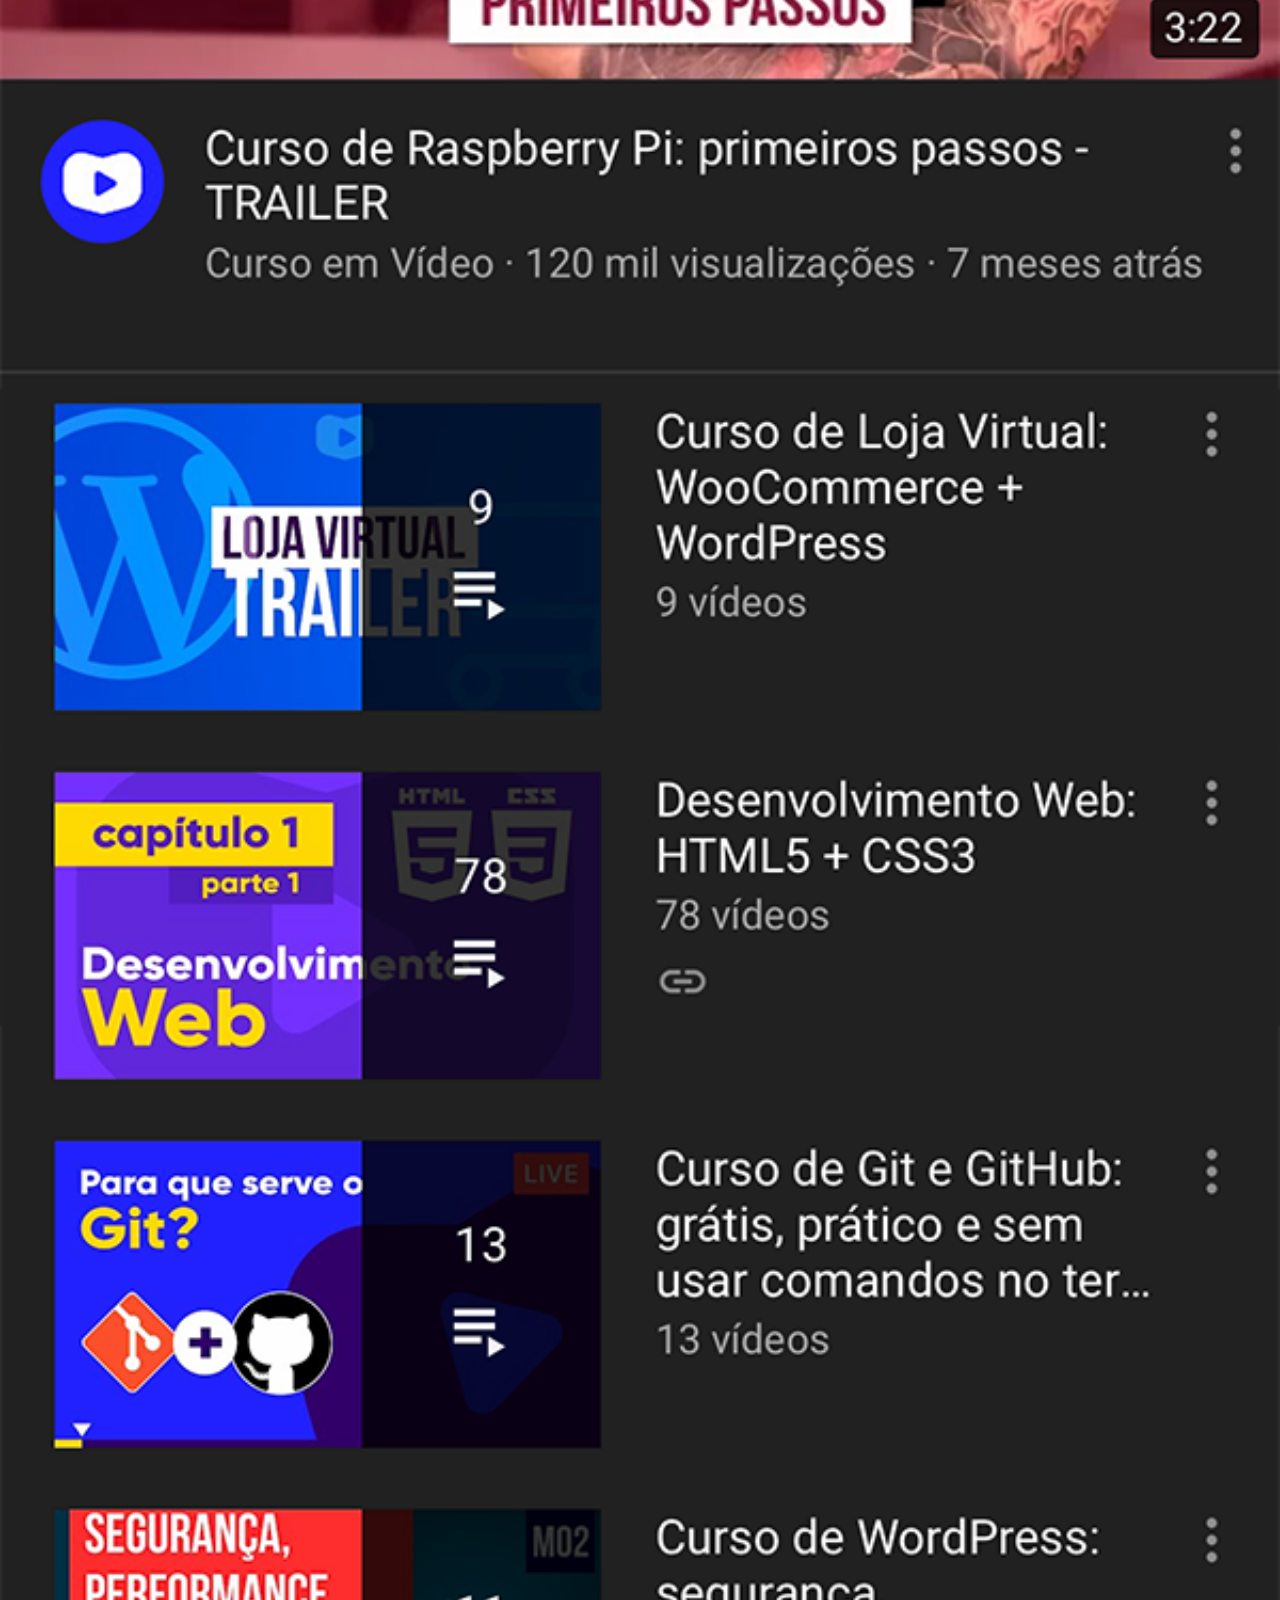
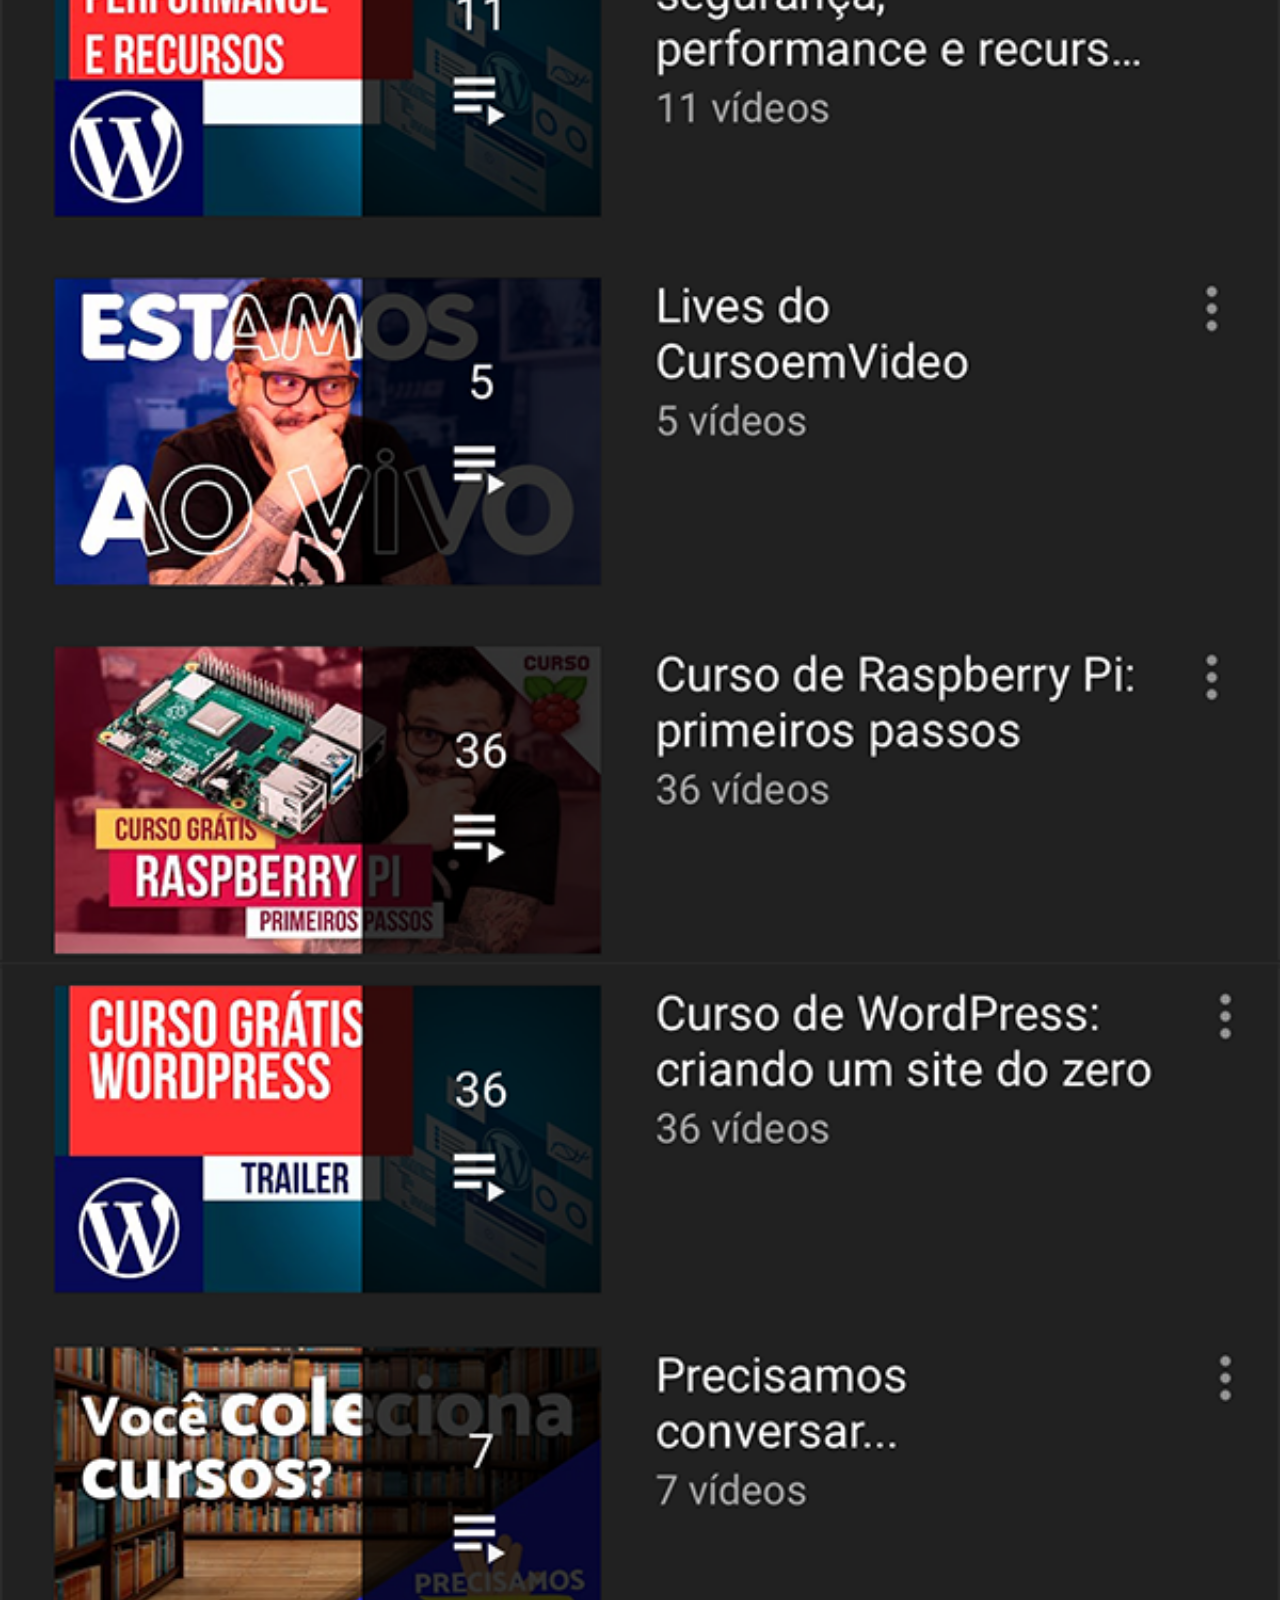
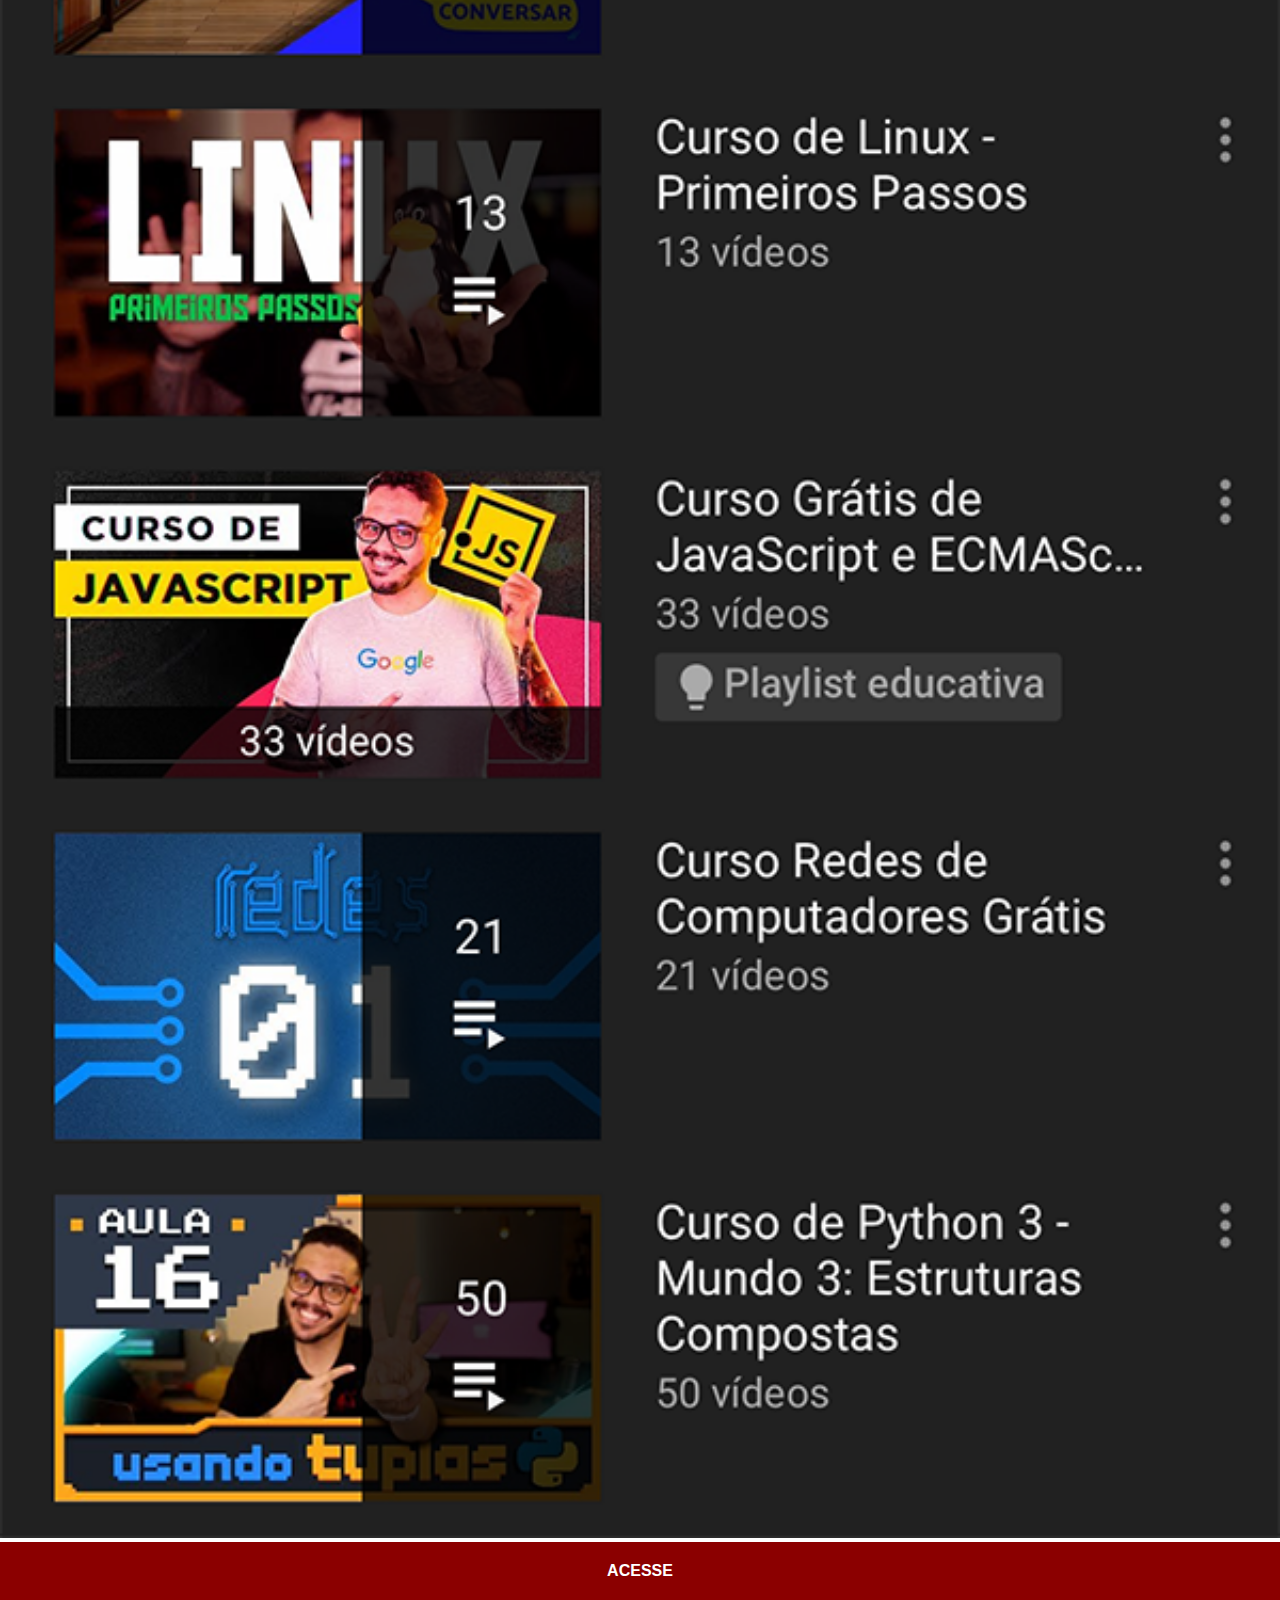
<file: youtube.html>
<!DOCTYPE html>
<html lang="pt-br">
<head>
    <meta charset="UTF-8">
    <meta http-equiv="X-UA-Compatible" content="IE=edge">
    <meta name="viewport" content="width=device-width, initial-scale=1.0">
    <title>youtube</title>
    <link rel="stylesheet" href="estilos/social.css">
</head>
<body>
    <img src="imagens/tela-youtube.png" alt="tela youtube">
    <a href="#">ACESSE</a>
</body>
</html>
</file>
<file: estilos/style.css>
@charset "UTF-8";

* {
    margin: 0;
    padding: 0;
}

html, body {
    height: 100vh;
    width: 100vw;
}

body {
    background: url('../imagens/fundo-madeira.jpg') no-repeat top center;
    background-size: cover;
    background-attachment: fixed;
}

main {
    height: 100vh;
    position: relative;
}

section#telefone {
    position: absolute;
    top: 50%;
    left: 50%;
    transform: translate(-50%, -50%);
    background: url('../imagens/frame-iphone.png') no-repeat;
    height: 627px;
    width: 311px;
}

iframe#tela {
    position: relative;
    top: 81px;
    left: 23px;
    width: 265px;
    height: 469px;
}

section#redes-sociais {
    text-align: right;
}

section#redes-sociais img {
    width: 50px;
    margin: 10px;
    border-radius: 50%;
    box-shadow: 2px 2px 5px rgba(0, 0, 0, 0.315);
    box-sizing: border-box;
}

section#redes-sociais img:hover {
    border: 2px solid rgba(255, 255, 255, 0.692);
    transform: translate(-3px, -3px);
    transition: transform .3s;
}
</file>
<file: estilos/social.css>
@charset "UTF-8";

* {
    margin: 0px;
    padding: 0px;
    font-family: Arial, Helvetica, sans-serif;
}

::-webkit-scrollbar {
    width: 0px;
    height: 0px;
}

img {
    width: 100vw;
}

a {
    display: block;
    background-color: darkred;
    color: white;
    padding: 20px;
    text-align: center;
    font-weight: bolder;
    text-decoration: none;

}

a:hover {
    background-color: red;
}
</file>
